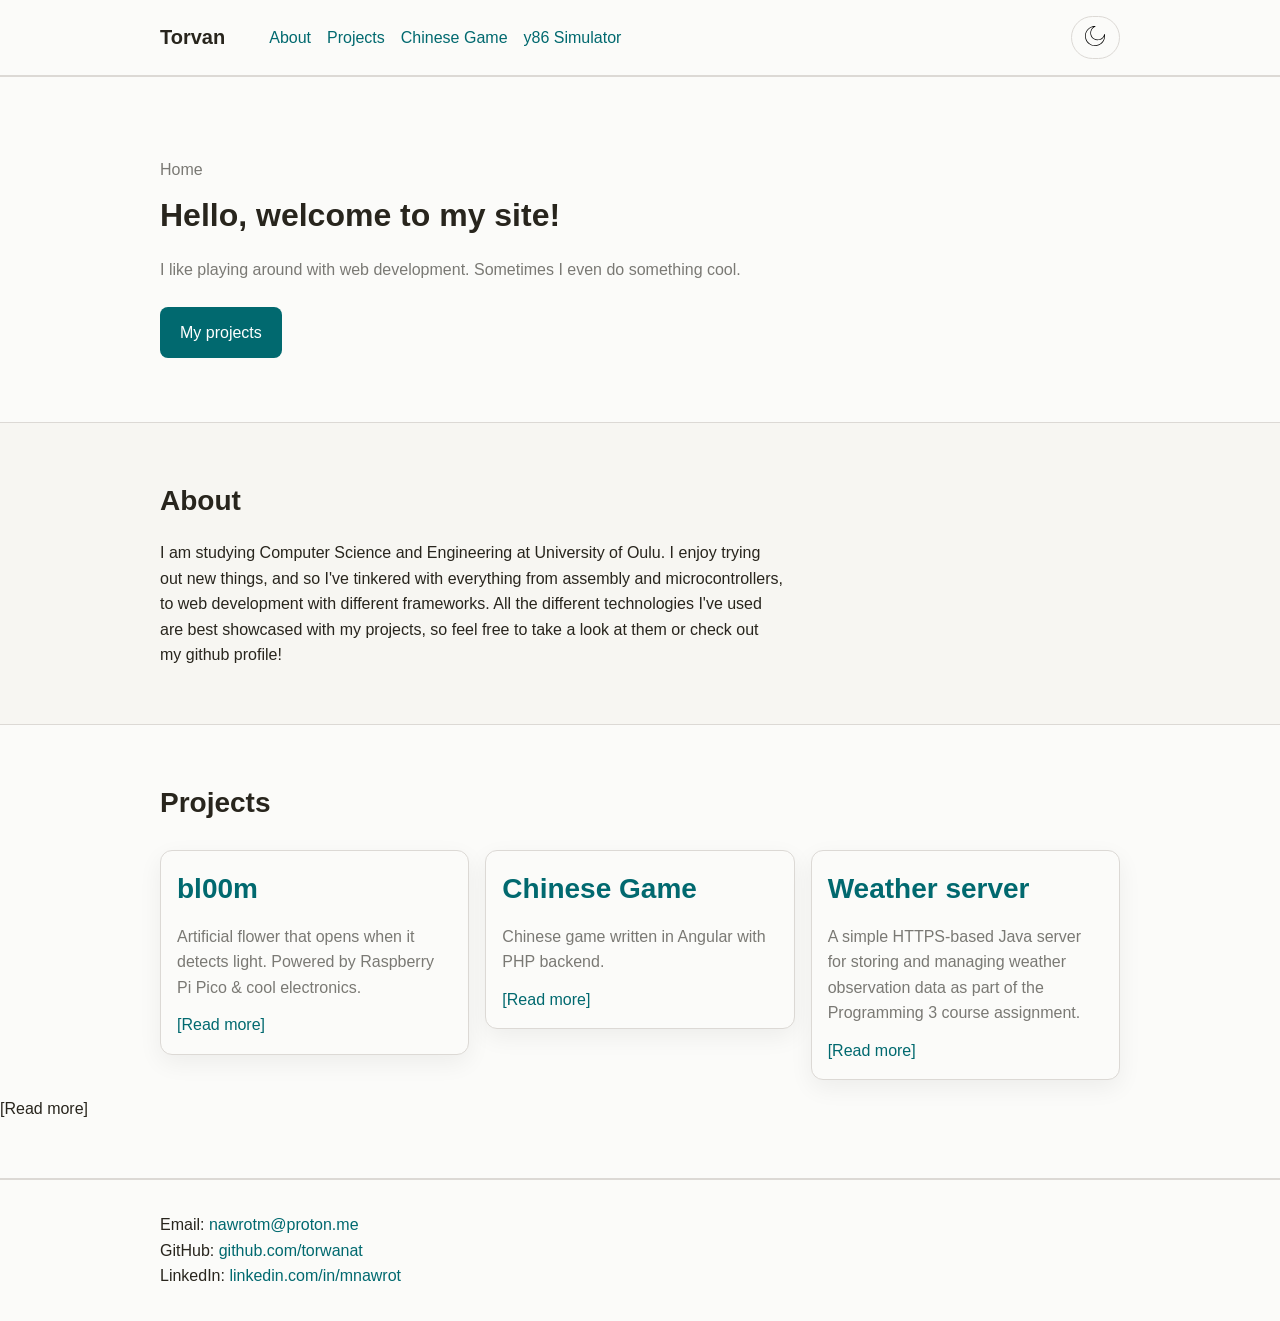
<file: index.html>
<!DOCTYPE html>
<html lang="en">

<head>
    <script>
        (function () {
            try {
                const savedTheme = localStorage.getItem('theme');
                const systemDark = window.matchMedia('(prefers-color-scheme: dark)').matches;
                const theme = savedTheme || (systemDark ? 'dark' : 'light');
                document.documentElement.setAttribute('data-theme', theme);
            } catch (e) {
                // if localStorage isn't available, just fall back to system preference
            }
        })();
    </script>
    <meta charset="UTF-8" />
    <meta name="viewport" content="width=device-width, initial-scale=1.0" />
    <link rel="icon" href="/assets/icon.svg" type="image/x-icon" />
    <title>Torvan | Home</title>
    <link rel="stylesheet" href="style/main.css" />
    <script src="scripts/script.js" defer></script>
</head>

<body>
    <header class="site-header">
        <div class="container">
            <nav class="nav">
                <div class="nav-left">
                    <h1 class="logo">
                       <a href="/" class="plain-link"> Torvan </a>
                    </h1>
                    <ul class="nav-links">
                        <li><a href="/">About</a></li>
                        <li><a href="/projects/">Projects</a></li>
                        <li><a href="https://chinese.torvan.eu" target="_blank" rel="noopener noreferrer">Chinese
                                Game</a></li>
                        <li><a href="https://y86.torvan.eu" target="_blank" rel="noopener noreferrer">y86 Simulator</a>
                        </li>
                    </ul>
                </div>

                <div class="nav-actions">
                    <button id="theme-toggle" class="theme-toggle" aria-label="Toggle color theme">
                        <img src="/assets/dark-mode.svg" alt="Dark mode" id="theme-icon" width="20px" height="20px" />
                    </button>
                </div>
            </nav>
        </div>
    </header>

    <main>
        <section class="hero alt">
            <div class="container">
                <p class="eyebrow">Home</p>
                <h2>Hello, welcome to my site!</h2>
                <p class="hero-text">
                    I like playing around with web development. Sometimes I even do something cool.
                </p>
                <a class="button" href="./projects/">My projects</a>
            </div>
        </section>

        <section id="about" class="section">
            <div class="container">
                <h2>About</h2>
                <p>
                    I am studying Computer Science and Engineering at University of Oulu. I enjoy trying out new things,
                    and so I've tinkered with everything from assembly and microcontrollers, to web development with
                    different frameworks. All the different technologies I've used are best showcased with my projects,
                    so feel free to take a look at them or check out my github profile!
                </p>
            </div>
        </section>

        <section id="projects" class="section alt">
            <div class="container">
                <h2>Projects</h2>

                <div class="projects-grid">
                    <article class="card">
                        <a href="./projects/bl00m/">
                            <h3>bl00m</h3>
                        </a>
                        <p>Artificial flower that opens when it detects light. Powered by Raspberry Pi Pico & cool
                            electronics.</p>
                        <a href="./projects/bl00m/">
                            [Read more]
                        </a>
                    </article>

                    <article class="card">
                        <a href="./projects/chinese/">
                            <h3>Chinese Game</h3>
                        </a>
                        <p>Chinese game written in Angular with PHP backend.</p>
                        <a href="./projects/chinese/">
                            [Read more]
                        </a>
                    </article>

                    <article class="card">
                        <a href="./projects/weather-server/">
                            <h3>Weather server</h3>
                        </a>
                        <p>A simple HTTPS-based Java server for storing and managing weather observation data as part of the Programming 3 course assignment.</p>
                        <a href="./projects/weather-server/">
                            [Read more]
                        </a>
                    </article>
                </div>
            </div>
                            [Read more]
                        </a>
                    </article>
                </div>
            </div>
        </section>

        <footer class="site-footer">
            <div class="container">
                <p>Email: <a href="mailto:nawrotm@proton.me">nawrotm@proton.me</a></p>
                <p>
                    GitHub: <a href="https://github.com/torwanat" target="_blank" rel="noopener noreferrer">
                        github.com/torwanat
                    </a>
                </p>
                <p>
                    LinkedIn: <a href="https://linkedin.com/in/mnawrot" target="_blank" rel="noopener noreferrer">
                        linkedin.com/in/mnawrot
                    </a>
                </p>
            </div>
        </footer>
</body>

</html>
</file>
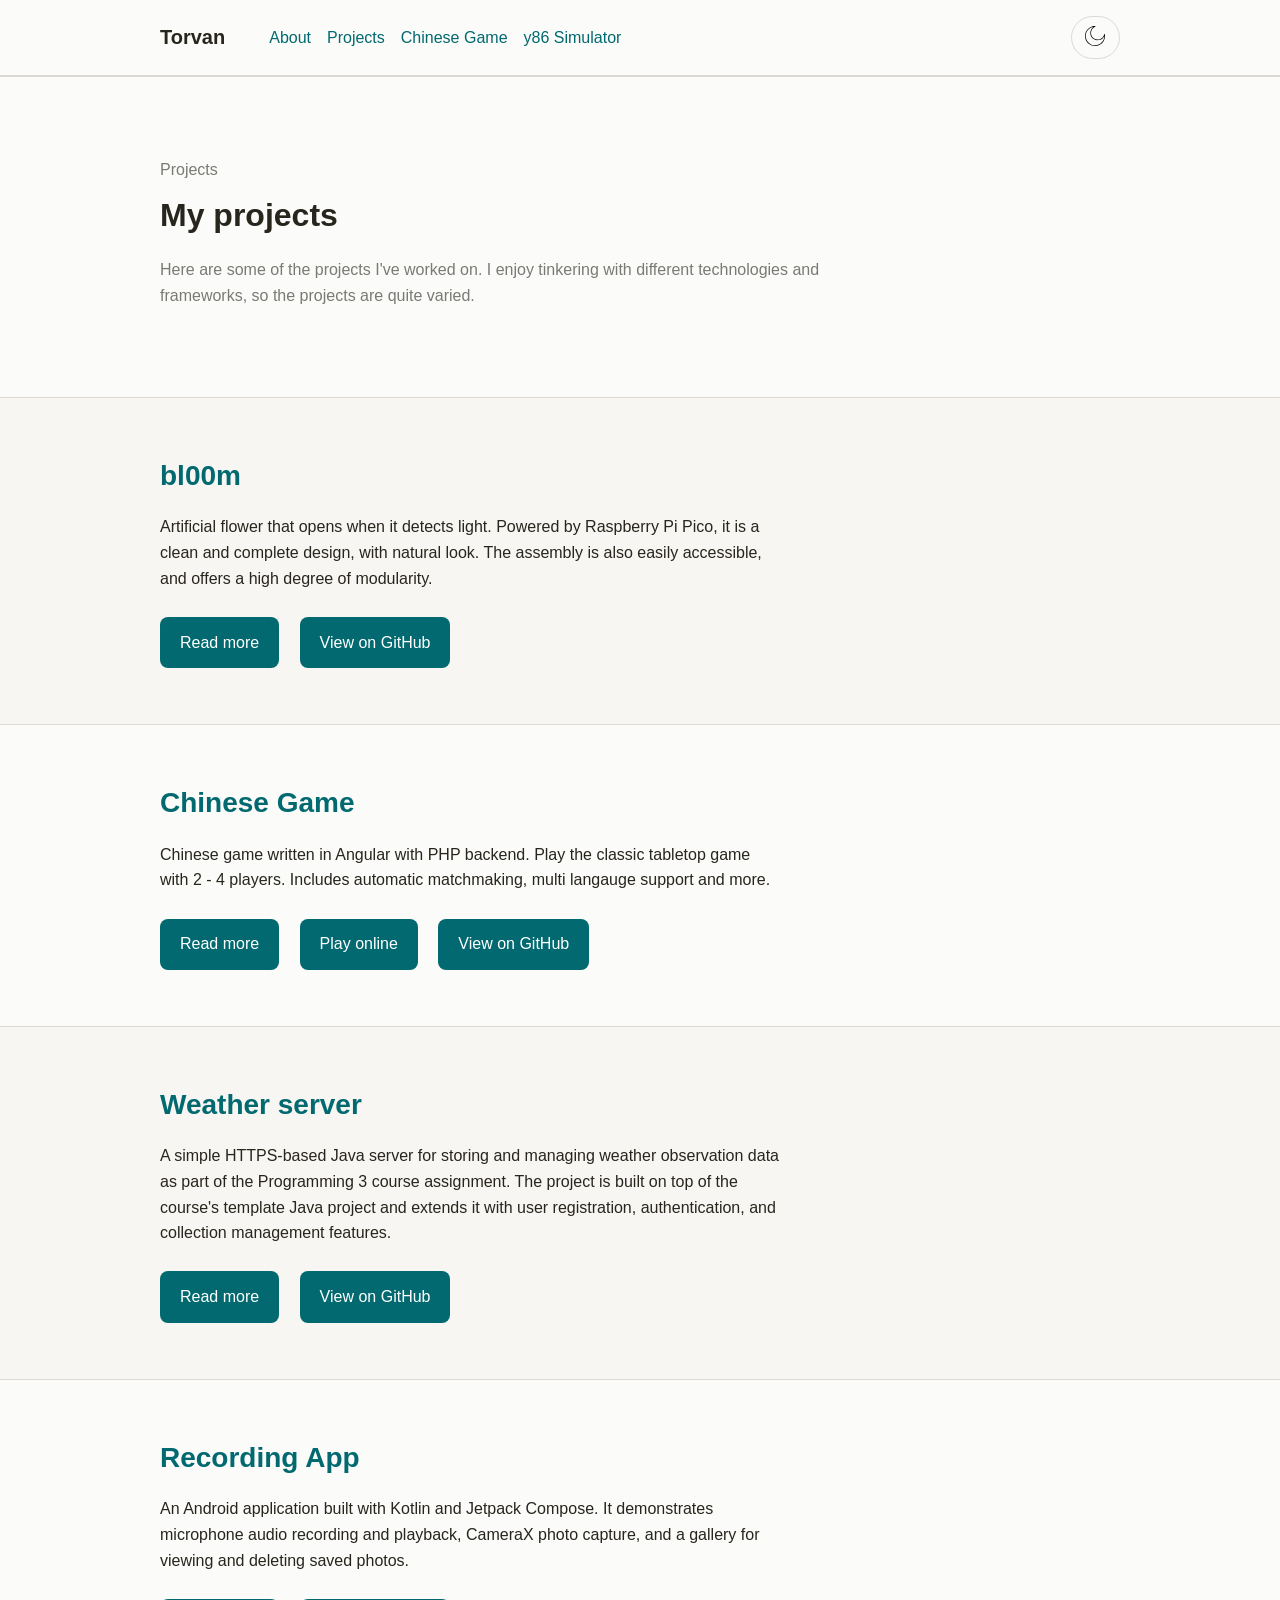
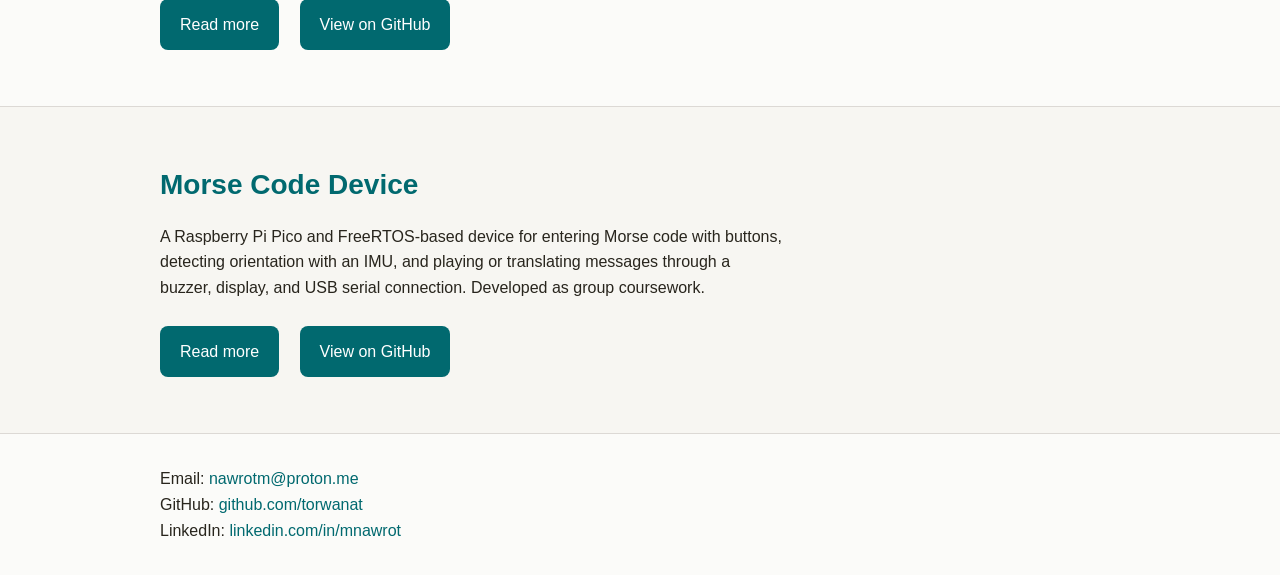
<file: projects/index.html>
<!DOCTYPE html>
<html lang="en">

<head>
    <script>
        (function () {
            try {
                const savedTheme = localStorage.getItem('theme');
                const systemDark = window.matchMedia('(prefers-color-scheme: dark)').matches;
                const theme = savedTheme || (systemDark ? 'dark' : 'light');
                document.documentElement.setAttribute('data-theme', theme);
            } catch (e) {
                // if localStorage isn't available, just fall back to system preference
            }
        })();
    </script>
    <meta charset="UTF-8">
    <meta name="viewport" content="width=device-width, initial-scale=1.0">
    <link rel="icon" href="/assets/icon.svg" type="image/x-icon" />
    <title>Torvan | Projects</title>
    <link rel="stylesheet" href="../style/main.css" />
    <script src="../scripts/script.js" defer></script>
</head>

<body>
    <header class="site-header">
        <div class="container">
            <nav class="nav">
                <div class="nav-left">
                    <h1 class="logo">
                       <a href="/" class="plain-link"> Torvan </a>
                    </h1>
                    <ul class="nav-links">
                        <li><a href="/">About</a></li>
                        <li><a href="/projects/">Projects</a></li>
                        <li><a href="https://chinese.torvan.eu" target="_blank" rel="noopener noreferrer">Chinese
                                Game</a></li>
                        <li><a href="https://y86.torvan.eu" target="_blank" rel="noopener noreferrer">y86 Simulator</a>
                        </li>
                    </ul>
                </div>

                <div class="nav-actions">
                    <button id="theme-toggle" class="theme-toggle" aria-label="Toggle color theme">
                        <img src="/assets/dark-mode.svg" alt="Dark mode" id="theme-icon" width="20px" height="20px" />
                    </button>
                </div>
            </nav>
        </div>
    </header>

    <main>
        <section class="hero alt">
            <div class="container">
                <p class="eyebrow">Projects</p>
                <h2>My projects</h2>
                <p class="hero-text">
                    Here are some of the projects I've worked on. I enjoy tinkering with different technologies and
                    frameworks, so the projects are quite varied.
                </p>
            </div>
        </section>

        <section id="bl00m" class="section">
            <div class="container">
                <h2><a href="/projects/bl00m/">bl00m</a></h2>
                <p>
                    Artificial flower that opens when it detects light. Powered by Raspberry Pi Pico, it is a clean and
                    complete design, with natural look. The assembly is also easily accessible, and offers a high degree
                    of modularity.
                </p>
                <br>
                <a href="/projects/bl00m/" class="button">Read more</a>
                <a href="https://github.com/torwanat/bl00m" target="_blank" rel="noopener noreferrer"
                    class="button">View on GitHub</a>
            </div>
        </section>
        <section id="chinese-game" class="section alt">
            <div class="container">
                <h2><a href="/projects/chinese/">Chinese Game</a></h2>
                <p>
                    Chinese game written in Angular with PHP backend. Play the classic tabletop game with 2 - 4
                    players. Includes automatic matchmaking, multi langauge support and more.
                </p>
                <br>
                <a href="/projects/chinese/" class="button">Read more</a>
                <a href="https://chinese.torvan.eu" target="_blank" rel="noopener noreferrer" class="button">Play
                    online</a>
                <a href="https://github.com/torwanat/chinese-game" target="_blank" rel="noopener noreferrer"
                    class="button">View on GitHub</a>
            </div>
        </section>
        <section id="weather-server" class="section">
            <div class="container">
                <h2><a href="/projects/weather-server/">Weather server</a></h2>
                <p>
                    A simple HTTPS-based Java server for storing and managing weather observation data as part of the
                    Programming 3 course assignment. The project is built on top of the course's template Java project
                    and extends it with user registration, authentication, and collection management features.
                </p>
                <br>
                <a href="/projects/weather-server/" class="button">Read more</a>
                <a href="https://github.com/torwanat/weather-server" target="_blank" rel="noopener noreferrer"
                    class="button">View on GitHub</a>
            </div>
        </section>
        <section id="recording-app" class="section alt">
            <div class="container">
                <h2><a href="/projects/recording-app/">Recording App</a></h2>
                <p>
                    An Android application built with Kotlin and Jetpack Compose. It demonstrates microphone audio
                    recording and playback, CameraX photo capture, and a gallery for viewing and deleting saved photos.
                </p>
                <br>
                <a href="/projects/recording-app/" class="button">Read more</a>
                <a href="https://github.com/torwanat/recording-app" target="_blank" rel="noopener noreferrer"
                    class="button">View on GitHub</a>
            </div>
        </section>
        <section id="morse-code-device" class="section">
            <div class="container">
                <h2><a href="/projects/morse-code-device/">Morse Code Device</a></h2>
                <p>
                    A Raspberry Pi Pico and FreeRTOS-based device for entering Morse code with buttons, detecting
                    orientation with an IMU, and playing or translating messages through a buzzer, display, and USB
                    serial connection. Developed as group coursework.
                </p>
                <br>
                <a href="/projects/morse-code-device/" class="button">Read more</a>
                <a href="https://github.com/MatStar15/computer-systems-project" target="_blank"
                    rel="noopener noreferrer" class="button">View on GitHub</a>
            </div>
        </section>

        <footer class="site-footer">
            <div class="container">
                <p>Email: <a href="mailto:nawrotm@proton.me">nawrotm@proton.me</a></p>
                <p>
                    GitHub: <a href="https://github.com/torwanat" target="_blank" rel="noopener noreferrer">
                        github.com/torwanat
                    </a>
                </p>
                <p>
                    LinkedIn: <a href="https://linkedin.com/in/mnawrot" target="_blank" rel="noopener noreferrer">
                        linkedin.com/in/mnawrot
                    </a>
                </p>
            </div>
        </footer>
    </main>
</body>

</html>
</file>
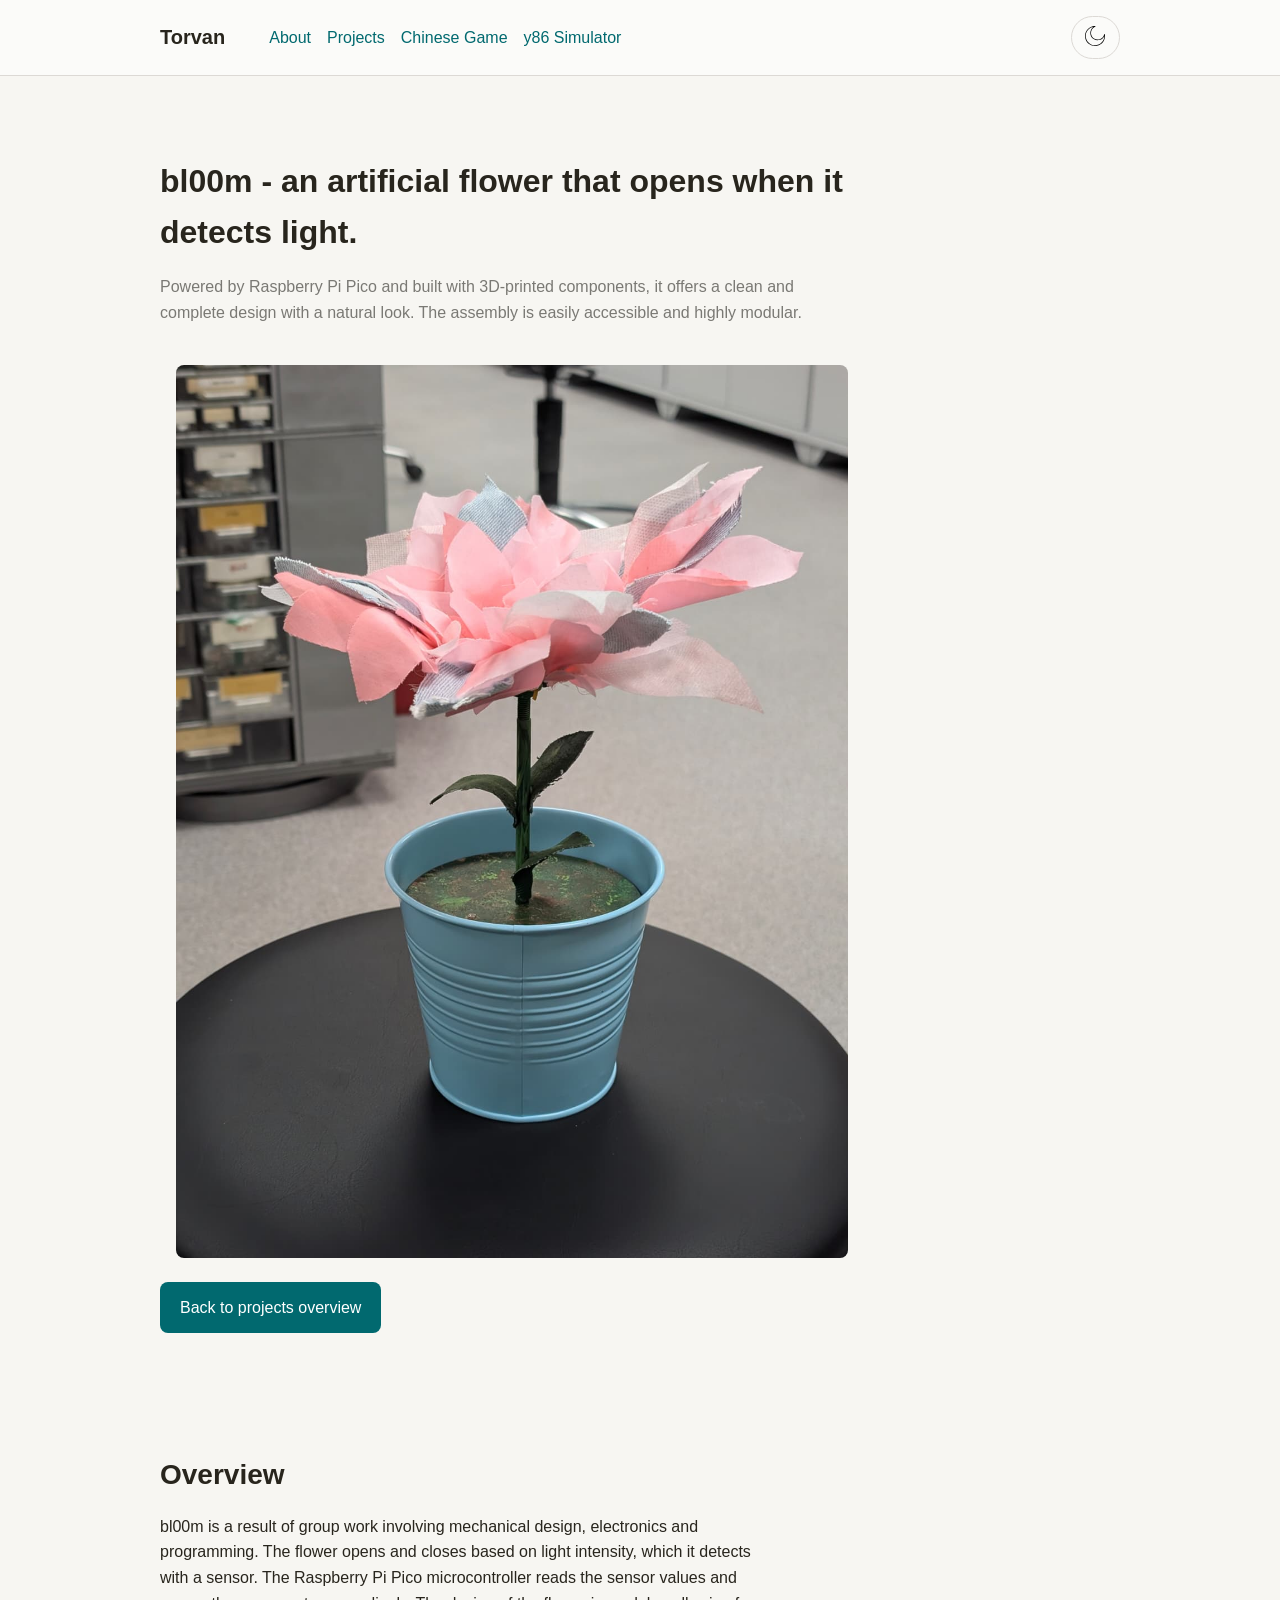
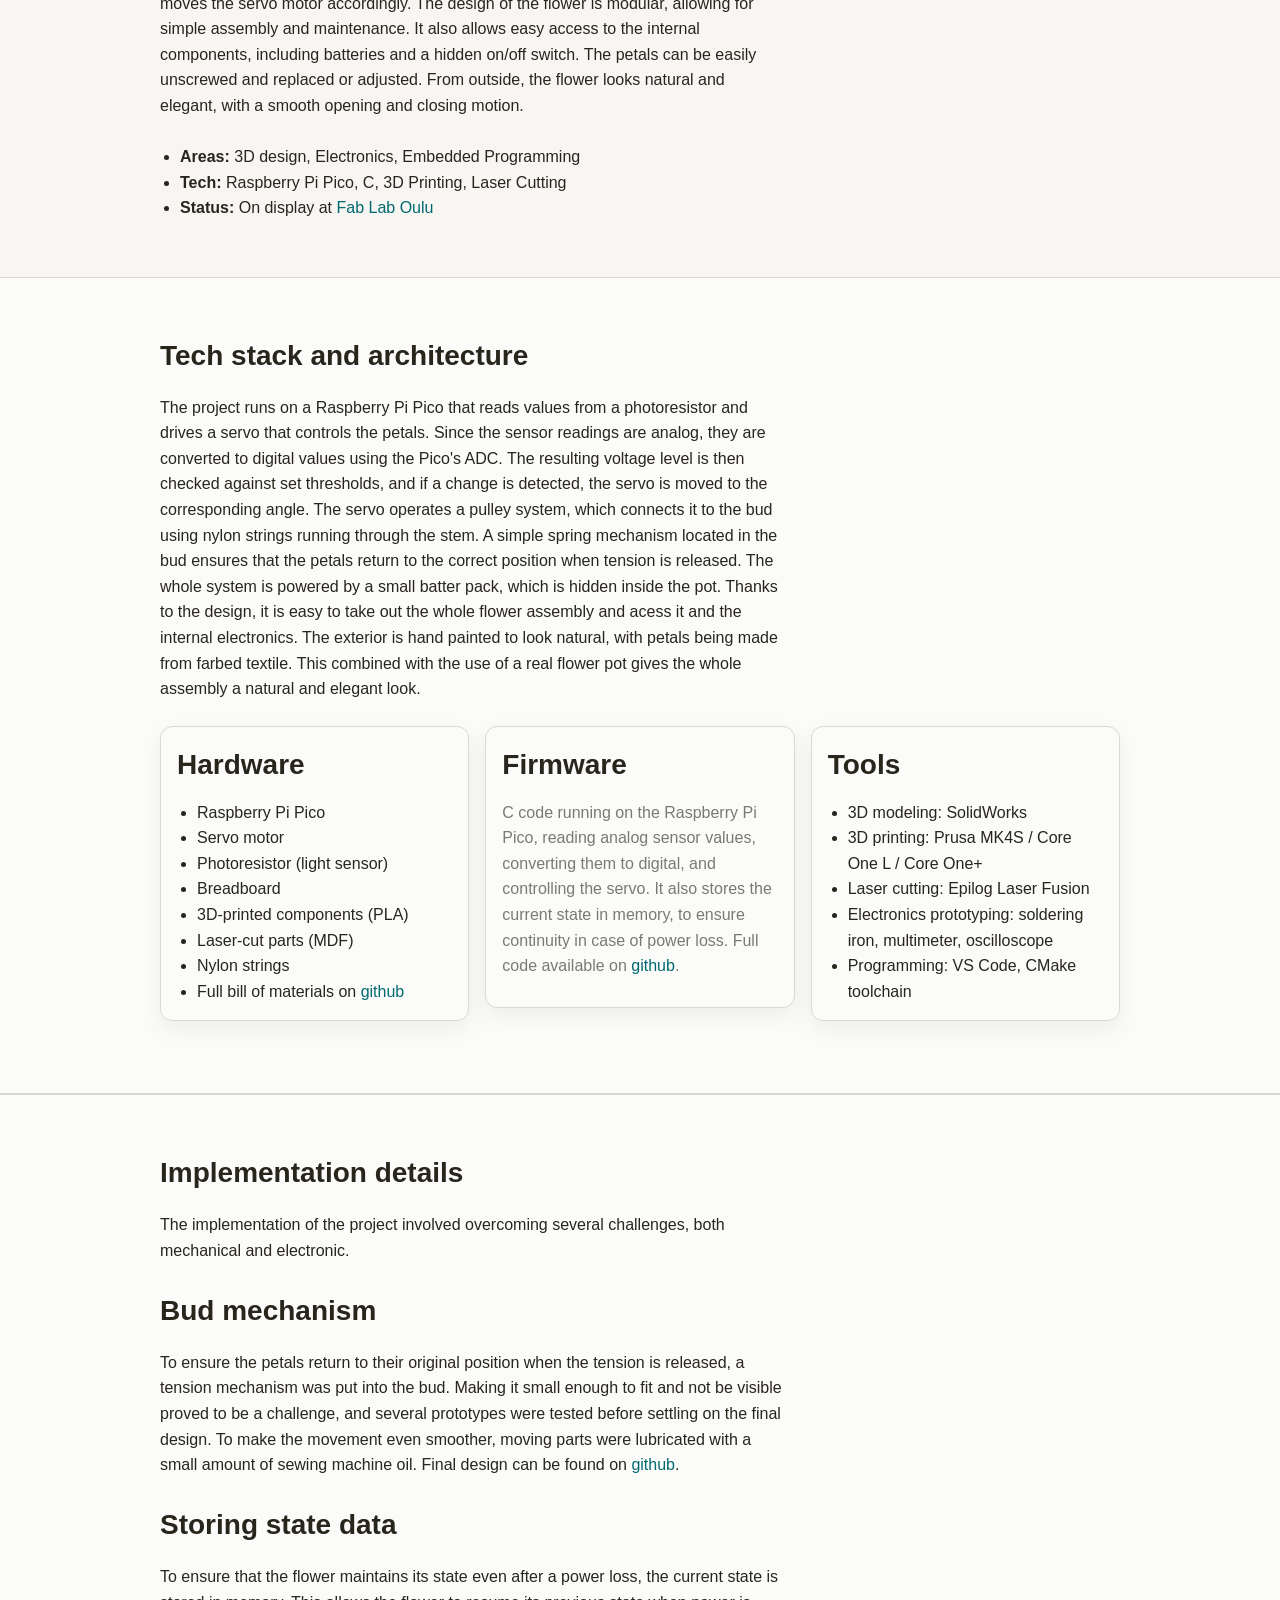
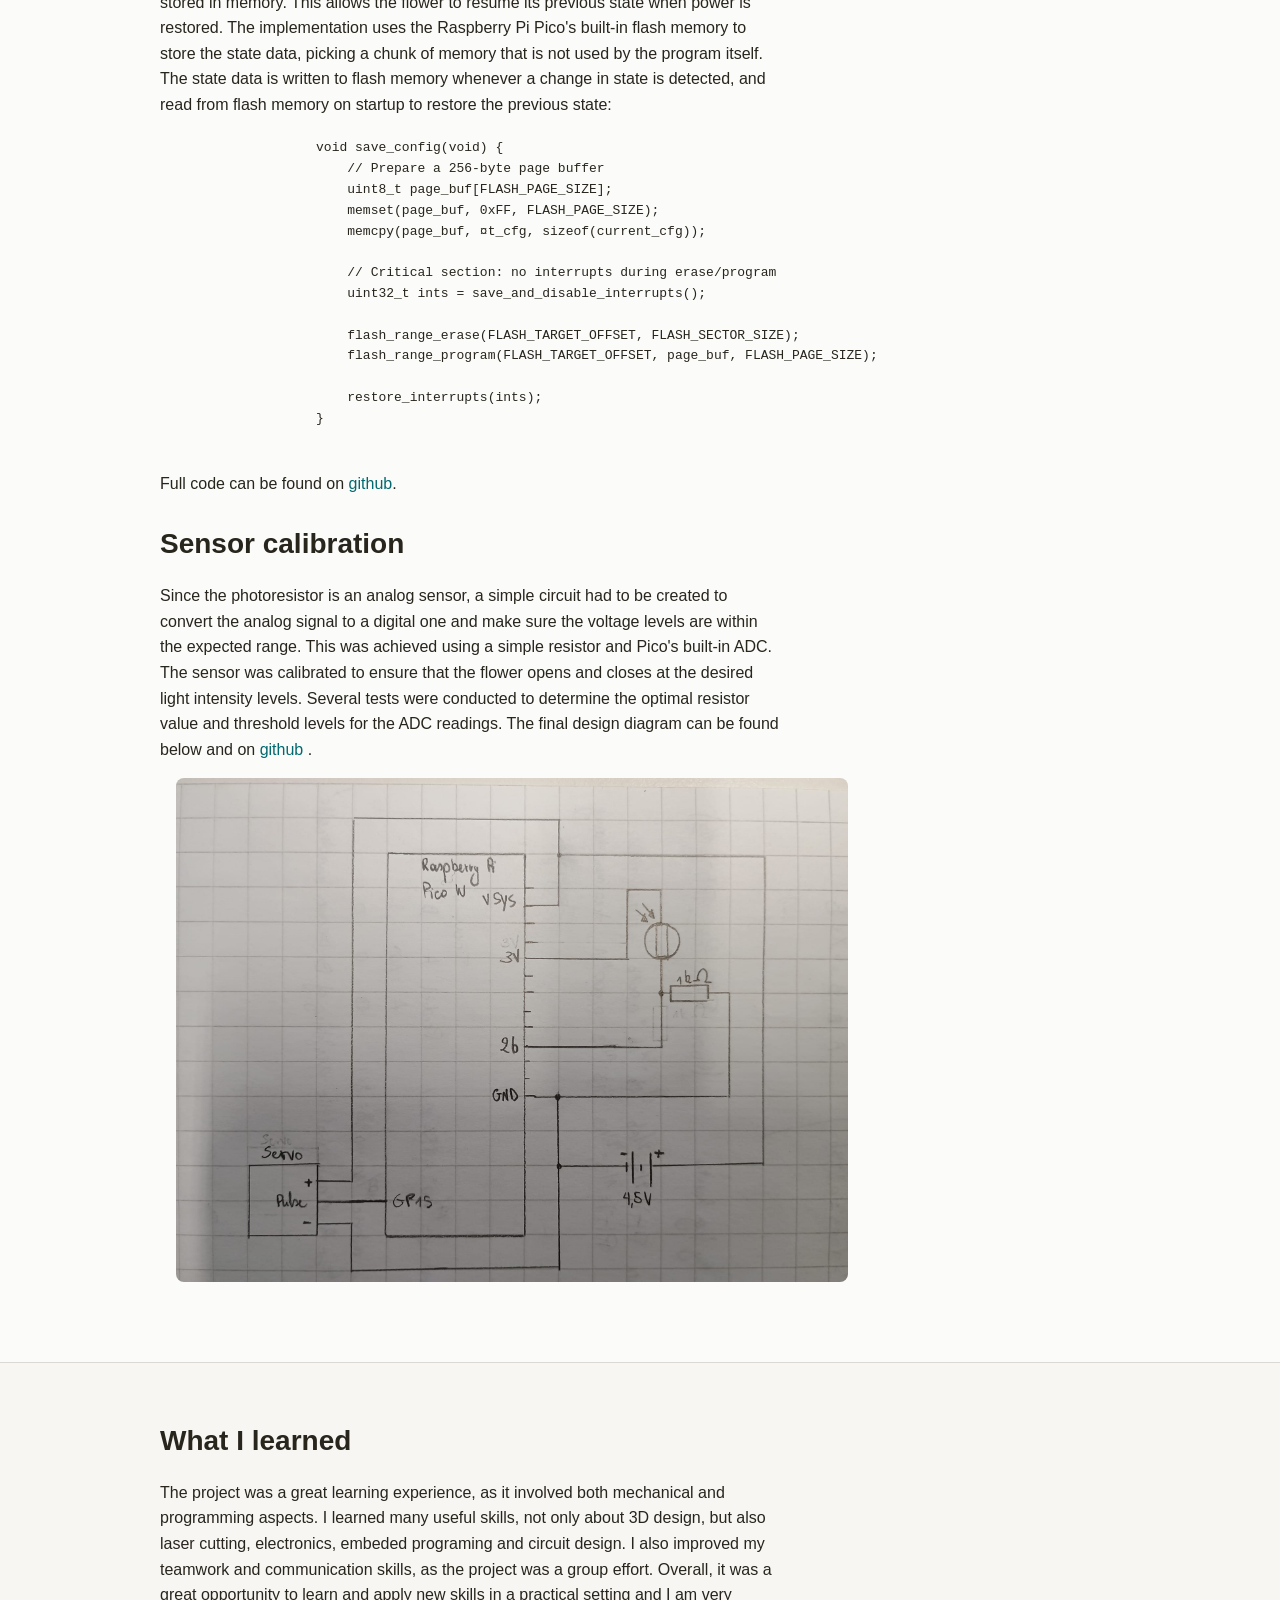
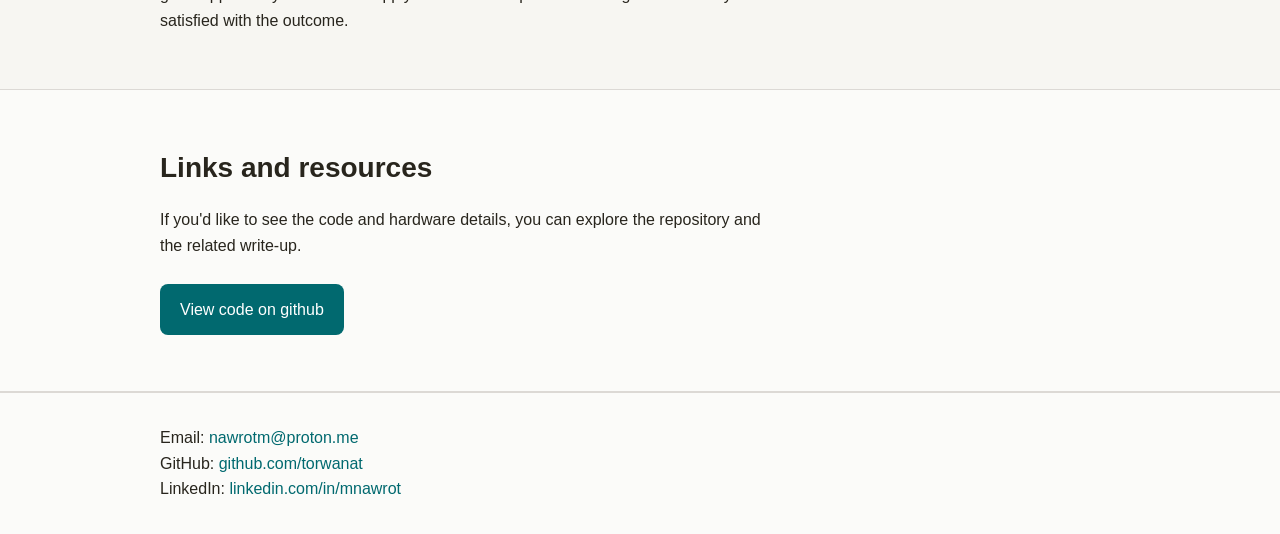
<file: projects/bl00m/index.html>
<!DOCTYPE html>
<html lang="en">

<head>
    <script>
        (function () {
            try {
                const savedTheme = localStorage.getItem('theme');
                const systemDark = window.matchMedia('(prefers-color-scheme: dark)').matches;
                const theme = savedTheme || (systemDark ? 'dark' : 'light');
                document.documentElement.setAttribute('data-theme', theme);
            } catch (e) {
                // if localStorage isn't available, just fall back to system preference
            }
        })();
    </script>
    <meta charset="UTF-8">
    <meta name="viewport" content="width=device-width, initial-scale=1.0">
    <link rel="icon" href="/assets/icon.svg" type="image/x-icon" />
    <title>Torvan | bl00m - Artifical Flower</title>
    <link rel="stylesheet" href="/style/main.css" />
    <script src="/scripts/script.js" defer></script>
</head>

<body>
    <header class="site-header">
        <div class="container">
            <nav class="nav">
                <div class="nav-left">
                    <h1 class="logo">
                       <a href="/" class="plain-link"> Torvan </a>
                    </h1>
                    <ul class="nav-links">
                        <li><a href="/">About</a></li>
                        <li><a href="/projects/">Projects</a></li>
                        <li><a href="https://chinese.torvan.eu" target="_blank" rel="noopener noreferrer">Chinese
                                Game</a></li>
                        <li><a href="https://y86.torvan.eu" target="_blank" rel="noopener noreferrer">y86 Simulator</a>
                        </li>
                    </ul>
                </div>

                <div class="nav-actions">
                    <button id="theme-toggle" class="theme-toggle" aria-label="Toggle color theme">
                        <img src="/assets/dark-mode.svg" alt="Dark mode" id="theme-icon" width="20px" height="20px" />
                    </button>
                </div>
            </nav>
        </div>
    </header>

    <main>
        <section class="hero">
            <div class="container">
                <h2>bl00m - an artificial flower that opens when it detects light.</h2>
                <p class="hero-text">
                    Powered by Raspberry Pi Pico and built with 3D-printed components, it offers a clean and complete
                    design with a natural look. The assembly is easily accessible and highly modular.
                </p>
                <div>
                    <img src="/assets/bl00m.jpg" alt="bl00m flower" class="project-hero-image" />
                </div>
                <a href="/projects/" class="button">Back to projects overview</a>
            </div>
        </section>

        <section class="section">
            <div class="container">
                <h2>Overview</h2>
                <p>
                    bl00m is a result of group work involving mechanical design, electronics and programming. The flower
                    opens and closes based on light intensity, which it detects with a sensor. The Raspberry Pi Pico
                    microcontroller reads the sensor values and moves the servo motor accordingly. The design of the
                    flower is modular, allowing for simple assembly and maintenance. It also allows easy access to the
                    internal components, including batteries and a hidden on/off switch. The petals can be easily
                    unscrewed and replaced or adjusted. From outside, the flower looks natural and elegant, with a
                    smooth opening and closing motion.
                </p>
                <br>
                <ul>
                    <li><strong>Areas:</strong> 3D design, Electronics, Embedded Programming</li>
                    <li><strong>Tech:</strong> Raspberry Pi Pico, C, 3D Printing, Laser Cutting</li>
                    <li><strong>Status:</strong> On display at <a href="https://www.oulu.fi/en/university/fab-lab-oulu"
                            target="_blank" rel="noopener noreferrer">Fab Lab Oulu</a> </li>
                </ul>
            </div>
        </section>

        <section class="section alt">
            <div class="container">
                <h2>Tech stack and architecture</h2>
                <p>
                    The project runs on a Raspberry Pi Pico that reads values from a photoresistor and drives a servo
                    that controls the petals. Since the sensor readings are analog, they are converted to digital values
                    using the Pico's ADC. The resulting voltage level is then checked against set thresholds, and if a
                    change is detected, the servo is moved to the corresponding angle. The servo operates a pulley
                    system, which connects it to the bud using nylon strings running through the stem. A simple spring
                    mechanism located in the bud ensures that the petals return to the correct position when tension is
                    released. The whole system is powered by a small batter pack, which is hidden inside the pot. Thanks
                    to the design, it is easy to take out the whole flower assembly and acess it and the internal
                    electronics. The exterior is hand painted to look natural, with petals being made from farbed
                    textile. This combined with the use of a real flower pot gives the whole assembly a natural and
                    elegant look.
                </p>

                <div class="projects-grid">
                    <div class="card">
                        <h3>Hardware</h3>
                        <ul>
                            <li>Raspberry Pi Pico</li>
                            <li>Servo motor</li>
                            <li>Photoresistor (light sensor)</li>
                            <li>Breadboard</li>
                            <li>3D-printed components (PLA)</li>
                            <li>Laser-cut parts (MDF)</li>
                            <li>Nylon strings</li>
                            <li>Full bill of materials on <a href="https://github.com/torwanat/bl00m" target="_blank"
                                    rel="noopener noreferrer">github</a></li>
                        </ul>
                    </div>
                    <div class="card">
                        <h3>Firmware</h3>
                        <p>
                            C code running on the Raspberry Pi Pico, reading analog sensor values, converting them to
                            digital, and controlling the servo. It also stores the current state in memory, to ensure
                            continuity in case of power loss. Full code available on <a
                                href="https://github.com/torwanat/bl00m" target="_blank"
                                rel="noopener noreferrer">github</a>.
                        </p>
                    </div>
                    <div class=" card">
                        <h3>Tools</h3>
                        <ul>
                            <li>3D modeling: SolidWorks</li>
                            <li>3D printing: Prusa MK4S / Core One L / Core One+</li>
                            <li>Laser cutting: Epilog Laser Fusion</li>
                            <li>Electronics prototyping: soldering iron, multimeter, oscilloscope</li>
                            <li>Programming: VS Code, CMake toolchain</li>
                        </ul>
                    </div>
                </div>
            </div>
        </section>

        <section class="section alt">
            <div class="container">
                <h2>Implementation details</h2>
                <p>
                    The implementation of the project involved overcoming several challenges, both mechanical and
                    electronic.
                </p>

                <br>
                <div>
                    <h3>Bud mechanism</h3>
                    <p>
                        To ensure the petals return to their original position when the tension is released, a tension
                        mechanism was put into the bud. Making it small enough to fit and not be visible proved to be a
                        challenge, and several prototypes were tested before settling on the final design. To make the
                        movement even smoother, moving parts were lubricated with a small amount of sewing machine oil.
                        Final design can be found on <a
                            href="https://github.com/torwanat/bl00m/blob/f48769b21525f4fb4e752ef2ff44142b1da702f7/CAD/Bud.stl"
                            target="_blank" rel="noopener noreferrer">github</a>.
                    </p>
                </div>
                <br>
                <div>
                    <h3>Storing state data</h3>
                    <p>
                        To ensure that the flower maintains its state even after a power loss, the current state is
                        stored in memory. This allows the flower to resume its previous state when power is restored.
                        The implementation uses the Raspberry Pi Pico's built-in flash memory to store the state data,
                        picking a chunk of memory that is not used by the program itself. The state data is written to
                        flash memory whenever a change in state is detected, and read from flash memory on startup to
                        restore the previous state:
                    </p>
                    <pre>
                        <code>
                    void save_config(void) {
                        // Prepare a 256-byte page buffer
                        uint8_t page_buf[FLASH_PAGE_SIZE];
                        memset(page_buf, 0xFF, FLASH_PAGE_SIZE);
                        memcpy(page_buf, &current_cfg, sizeof(current_cfg));

                        // Critical section: no interrupts during erase/program
                        uint32_t ints = save_and_disable_interrupts();

                        flash_range_erase(FLASH_TARGET_OFFSET, FLASH_SECTOR_SIZE);
                        flash_range_program(FLASH_TARGET_OFFSET, page_buf, FLASH_PAGE_SIZE);

                        restore_interrupts(ints);
                    }
                        </code>
                    </pre>
                    <p>Full code can be found on<a
                            href="https://github.com/torwanat/bl00m/blob/f48769b21525f4fb4e752ef2ff44142b1da702f7/bl00m-pico/bl00m-pico.c"
                            target="_blank" rel="noopener noreferrer"> github</a>.</p>
                </div>

                <br>

                <div>
                    <h3>Sensor calibration</h3>
                    <p>
                        Since the photoresistor is an analog sensor, a simple circuit had to be created to convert the
                        analog signal to a digital one and make sure the voltage levels are within the expected range.
                        This was achieved using a simple resistor and Pico's built-in ADC. The sensor was calibrated to
                        ensure that the flower opens and closes at the desired light intensity levels. Several tests
                        were conducted to determine the optimal resistor value and threshold levels for the ADC
                        readings. The final design diagram can be found below and on <a
                            href="https://github.com/torwanat/bl00m" target="_blank" rel="noopener noreferrer"> github
                        </a>.
                    </p>
                    <img src="/assets/bl00m_circuit.jpg" alt="bl00m circuit diagram" class="project-hero-image" />
                </div>
            </div>
        </section>

        <section class="section">
            <div class="container">
                <h2>What I learned</h2>
                <p>
                    The project was a great learning experience, as it involved both mechanical and programming aspects.
                    I learned many useful skills, not only about 3D design, but also laser cutting, electronics, embeded
                    programing and circuit design. I also improved my teamwork and communication skills, as the project
                    was a group effort. Overall, it was a great opportunity to learn and apply new skills in a practical
                    setting and I am very satisfied with the outcome.
                </p>
            </div>
        </section>

        <!-- Links -->
        <section class="section alt">
            <div class="container">
                <h2>Links and resources</h2>
                <p>
                    If you'd like to see the code and hardware details, you can explore the repository and the
                    related write-up.
                </p>
                <br>
                <a href="https://github.com/torwanat/bl00m" class="button" target="_blank" rel="noopener noreferrer">
                    View code on github
                </a>
            </div>
        </section>
    </main>

    <footer class="site-footer">
        <div class="container">
            <p>Email: <a href="mailto:nawrotm@proton.me">nawrotm@proton.me</a></p>
            <p>
                GitHub: <a href="https://github.com/torwanat" target="_blank" rel="noopener noreferrer">
                    github.com/torwanat
                </a>
            </p>
            <p>
                LinkedIn: <a href="https://linkedin.com/in/mnawrot" target="_blank" rel="noopener noreferrer">
                    linkedin.com/in/mnawrot
                </a>
            </p>
        </div>
    </footer>
</body>

</html>
</file>
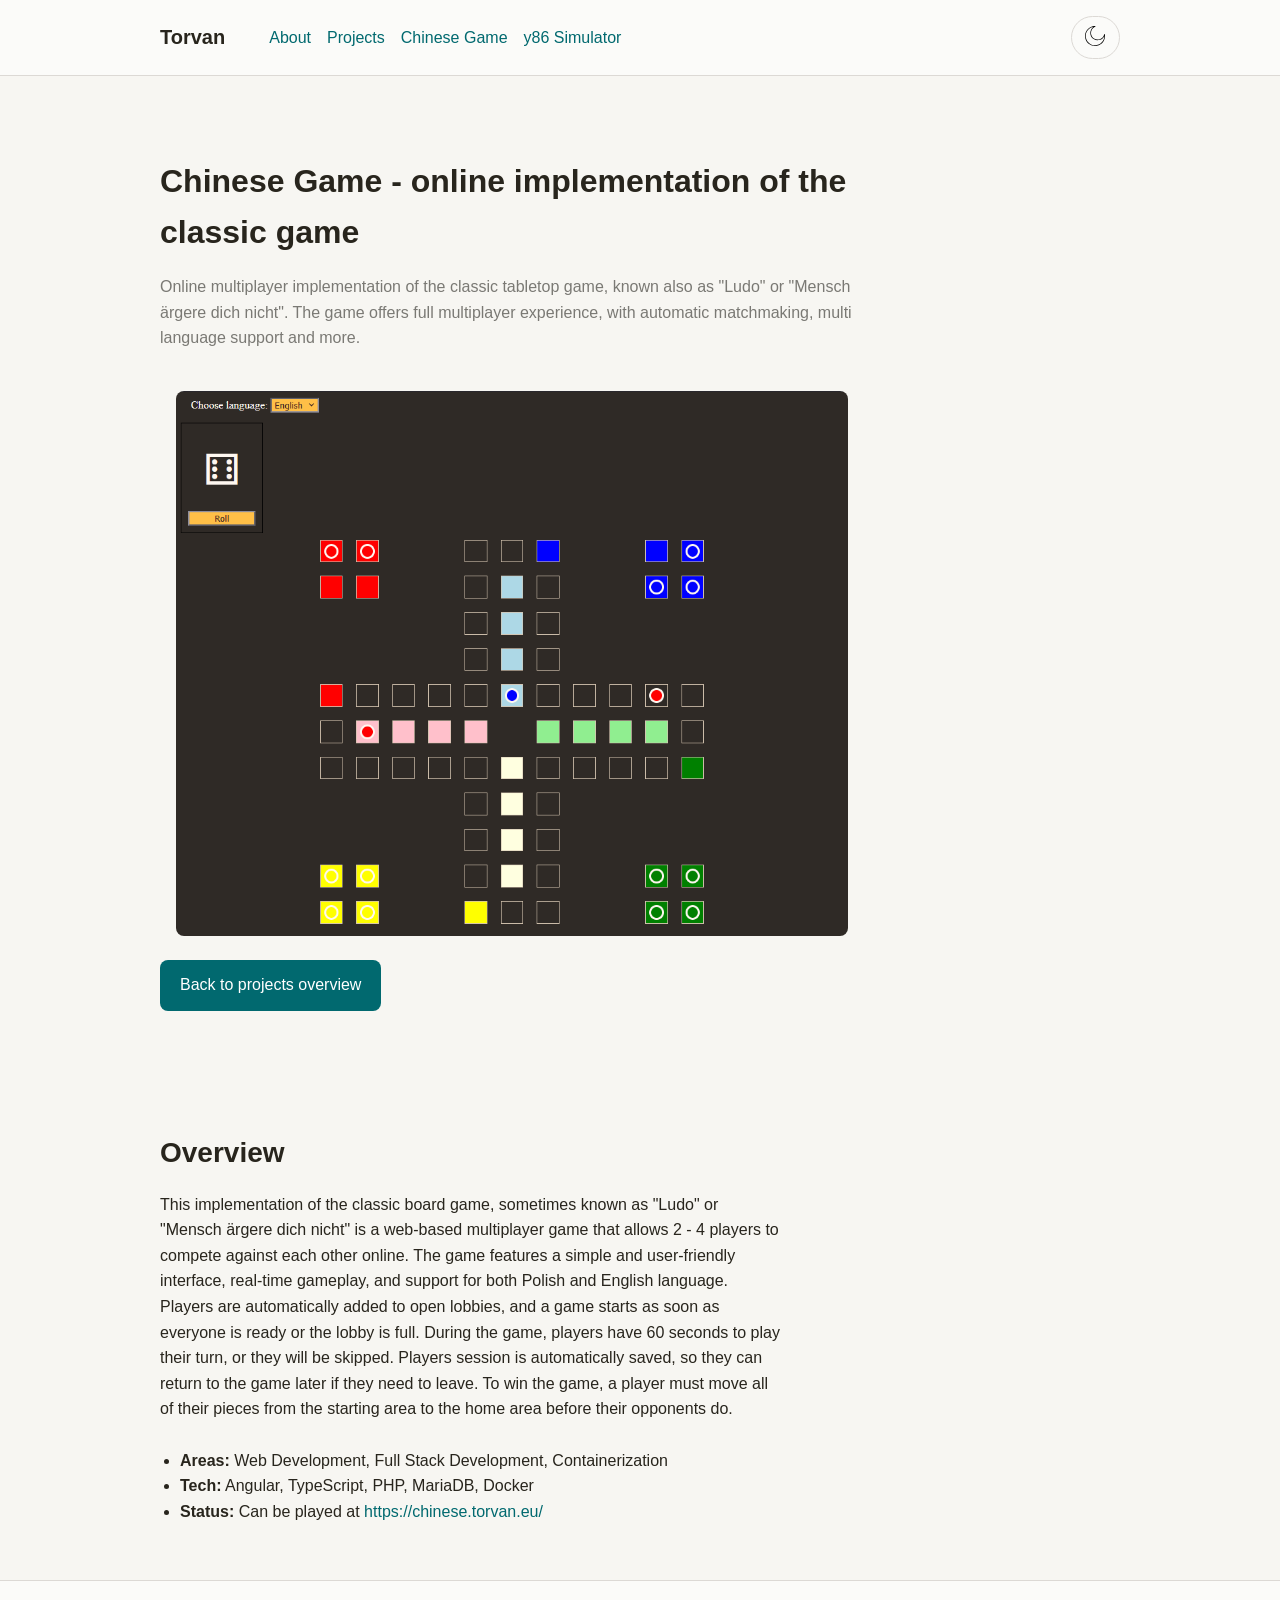
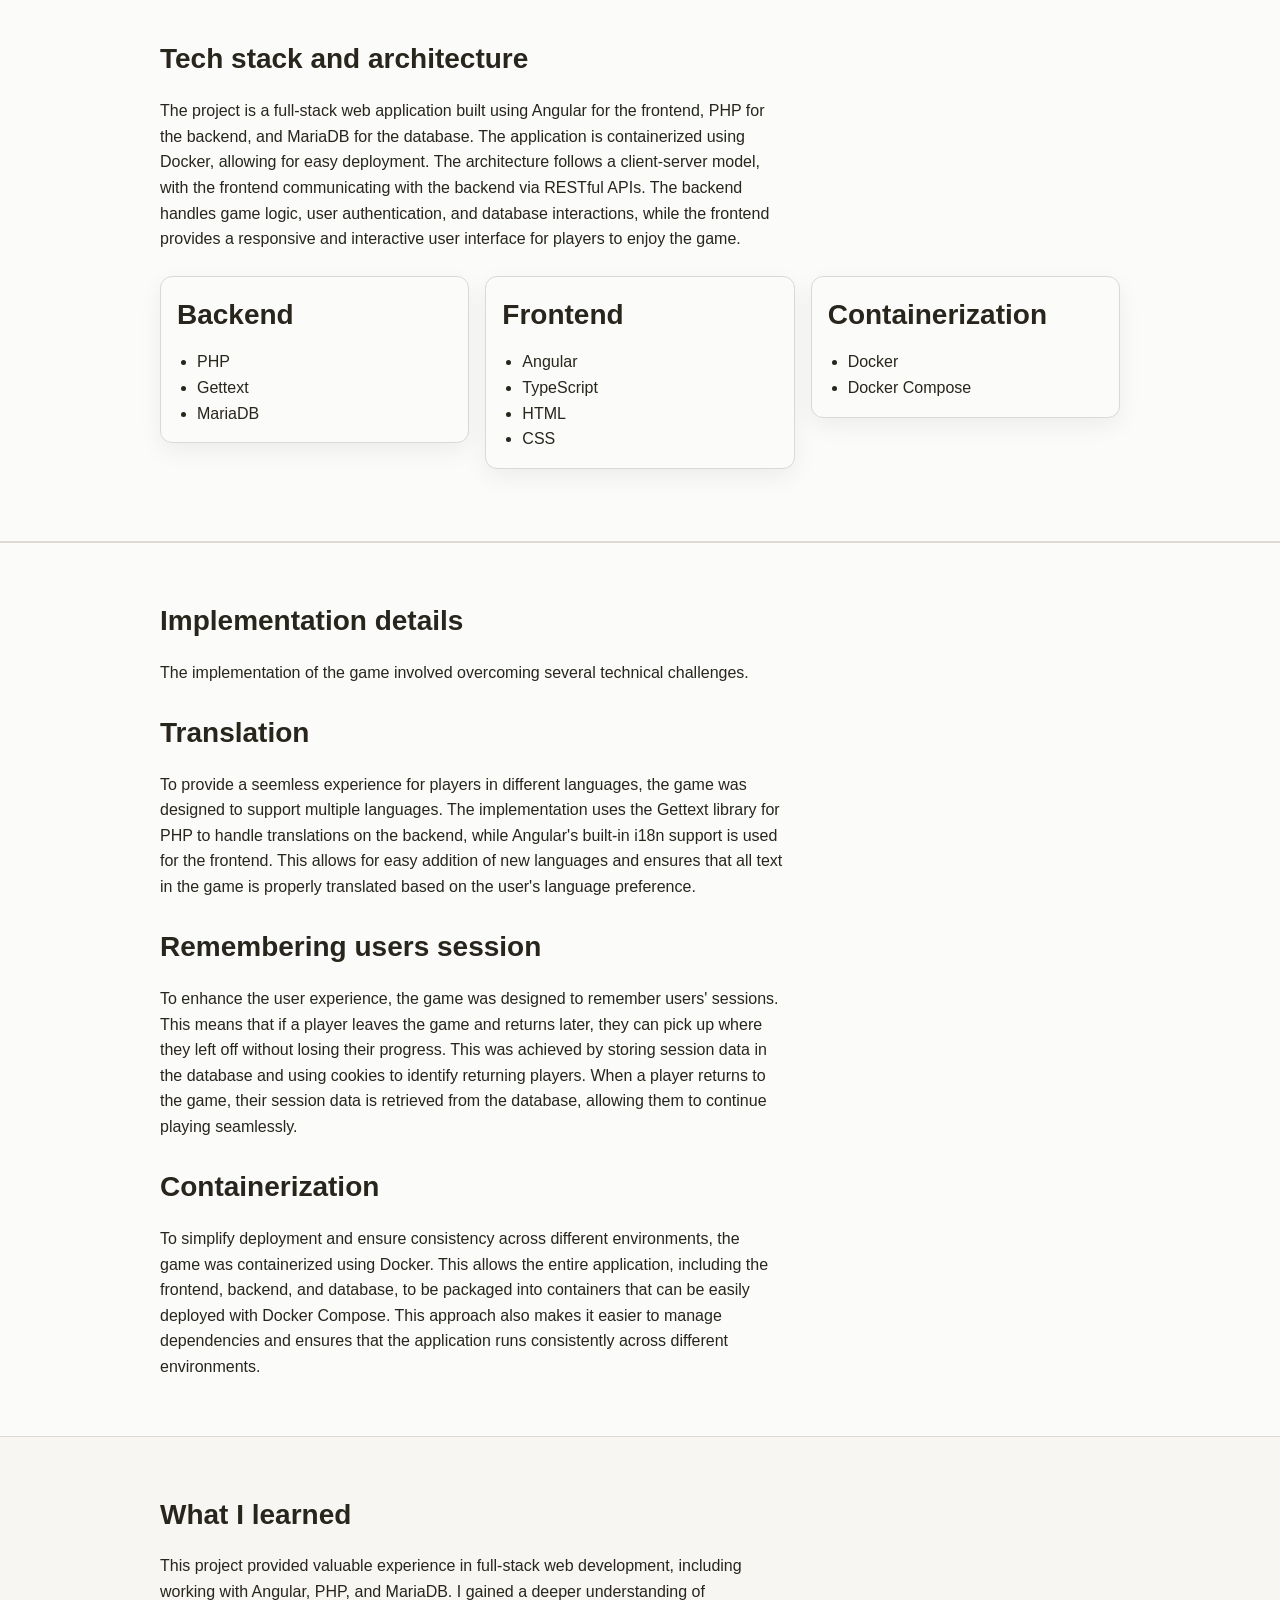
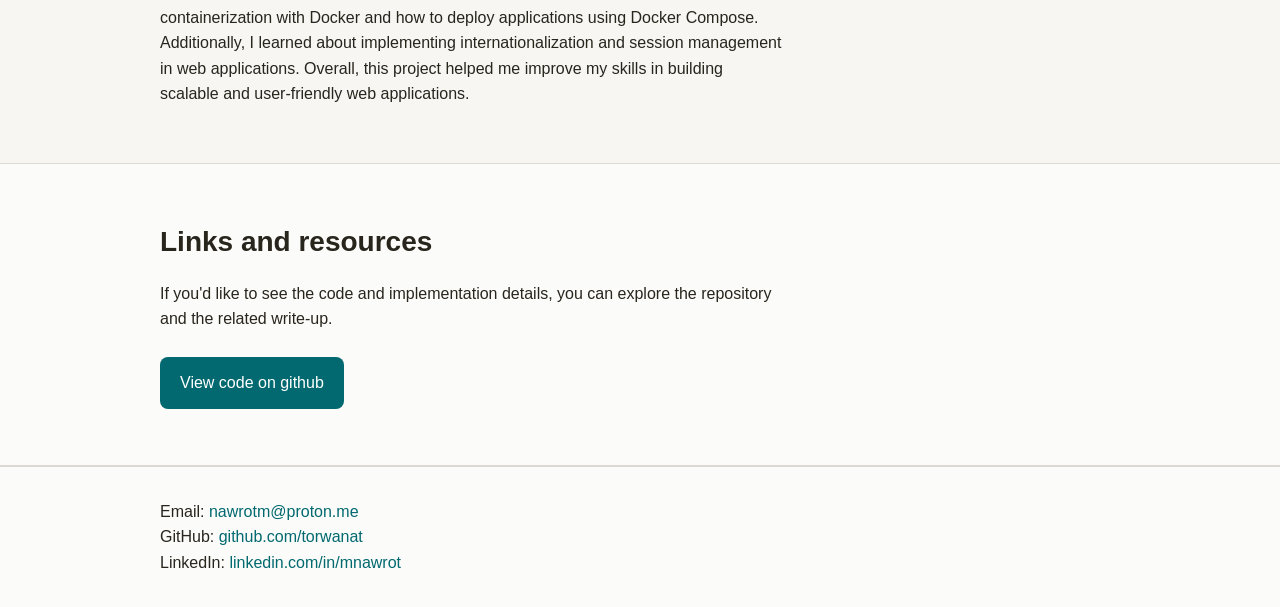
<file: projects/chinese/index.html>
<!DOCTYPE html>
<html lang="en">

<head>
    <script>
        (function () {
            try {
                const savedTheme = localStorage.getItem('theme');
                const systemDark = window.matchMedia('(prefers-color-scheme: dark)').matches;
                const theme = savedTheme || (systemDark ? 'dark' : 'light');
                document.documentElement.setAttribute('data-theme', theme);
            } catch (e) {
                // if localStorage isn't available, just fall back to system preference
            }
        })();
    </script>
    <meta charset="UTF-8">
    <meta name="viewport" content="width=device-width, initial-scale=1.0">
    <link rel="icon" href="/assets/icon.svg" type="image/x-icon" />
    <title>Torvan | Chinese game</title>
    <link rel="stylesheet" href="/style/main.css" />
    <script src="/scripts/script.js" defer></script>
</head>

<body>
    <header class="site-header">
        <div class="container">
            <nav class="nav">
                <div class="nav-left">
                    <h1 class="logo">
                       <a href="/" class="plain-link"> Torvan </a>
                    </h1>
                    <ul class="nav-links">
                        <li><a href="/">About</a></li>
                        <li><a href="/projects/">Projects</a></li>
                        <li><a href="https://chinese.torvan.eu" target="_blank" rel="noopener noreferrer">Chinese
                                Game</a></li>
                        <li><a href="https://y86.torvan.eu" target="_blank" rel="noopener noreferrer">y86 Simulator</a>
                        </li>
                    </ul>
                </div>

                <div class="nav-actions">
                    <button id="theme-toggle" class="theme-toggle" aria-label="Toggle color theme">
                        <img src="/assets/dark-mode.svg" alt="Dark mode" id="theme-icon" width="20px" height="20px" />
                    </button>
                </div>
            </nav>
        </div>
    </header>

    <main>
        <section class="hero">
            <div class="container">
                <h2>Chinese Game - online implementation of the classic game</h2>
                <p class="hero-text">
                    Online multiplayer implementation of the classic tabletop game, known also as "Ludo" or "Mensch
                    ärgere dich nicht". The game offers full multiplayer experience, with automatic matchmaking, multi
                    language support and more.
                </p>
                <div>
                    <img src="/assets/chinese_hero.png" alt="Chinese Game" class="project-hero-image" />
                </div>
                <a href="/projects/" class="button">Back to projects overview</a>
            </div>
        </section>

        <section class="section">
            <div class="container">
                <h2>Overview</h2>
                <p>
                    This implementation of the classic board game, sometimes known as "Ludo" or "Mensch ärgere dich
                    nicht" is a web-based multiplayer game that allows 2 - 4 players to compete against each other
                    online. The game features a simple and user-friendly interface, real-time gameplay, and support for
                    both Polish and English language. Players are automatically added to open lobbies, and a game starts
                    as soon as everyone is ready or the lobby is full. During the game, players have 60 seconds to play
                    their turn, or they will be skipped. Players session is automatically saved, so they can return to
                    the game later if they need to leave. To win the game, a player must move all of their pieces from
                    the starting area to the home area before their opponents do.
                </p>
                <br>
                <ul>
                    <li><strong>Areas:</strong> Web Development, Full Stack Development, Containerization</li>
                    <li><strong>Tech:</strong> Angular, TypeScript, PHP, MariaDB, Docker</li>
                    <li><strong>Status:</strong> Can be played at <a href="https://chinese.torvan.eu/" target="_blank"
                            rel="noopener noreferrer">https://chinese.torvan.eu/</a> </li>
                </ul>
            </div>
        </section>

        <section class="section alt">
            <div class="container">
                <h2>Tech stack and architecture</h2>
                <p>
                    The project is a full-stack web application built using Angular for the frontend, PHP for the
                    backend, and MariaDB for the database. The application is containerized using Docker, allowing for
                    easy deployment. The architecture follows a client-server model, with the frontend
                    communicating with the backend via RESTful APIs. The backend handles game logic, user
                    authentication, and database interactions, while the frontend provides a responsive and interactive
                    user interface for players to enjoy the game.
                </p>

                <div class="projects-grid">
                    <div class="card">
                        <h3>Backend</h3>
                        <ul>
                            <li>PHP</li>
                            <li>Gettext</li>
                            <li>MariaDB</li>
                        </ul>
                    </div>
                    <div class="card">
                        <h3>Frontend</h3>
                        <ul>
                            <li>Angular</li>
                            <li>TypeScript</li>
                            <li>HTML</li>
                            <li>CSS</li>
                        </ul>
                    </div>
                    <div class=" card">
                        <h3>Containerization</h3>
                        <ul>
                            <li>Docker</li>
                            <li>Docker Compose</li>
                        </ul>
                    </div>
                </div>
            </div>
        </section>

        <section class="section alt">
            <div class="container">
                <h2>Implementation details</h2>
                <p>
                    The implementation of the game involved overcoming several technical challenges.
                </p>

                <br>
                <div>
                    <h3>Translation</h3>
                    <p>
                        To provide a seemless experience for players in different languages, the game was designed to
                        support multiple languages. The implementation uses the Gettext library for PHP to handle
                        translations on the backend, while Angular's built-in i18n support is used for the frontend.
                        This allows for easy addition of new languages and ensures that all text in the game is properly
                        translated based on the user's language preference.
                    </p>
                </div>
                <br>
                <div>
                    <h3>Remembering users session</h3>
                    <p>
                        To enhance the user experience, the game was designed to remember users' sessions. This means
                        that if a player leaves the game and returns later, they can pick up where they left off without
                        losing their progress. This was achieved by storing session data in the database and using
                        cookies to identify returning players. When a player returns to the game, their session data is
                        retrieved from the database, allowing them to continue playing seamlessly.
                    </p>
                </div>

                <br>

                <div>
                    <h3>Containerization</h3>
                    <p>
                        To simplify deployment and ensure consistency across different environments, the game was
                        containerized using Docker. This allows the entire application, including the frontend, backend,
                        and database, to be packaged into containers that can be easily deployed with Docker Compose.
                        This approach also makes it easier to manage dependencies and ensures that
                        the application runs consistently across different environments.
                    </p>
                </div>
            </div>
        </section>

        <section class="section">
            <div class="container">
                <h2>What I learned</h2>
                <p>
                    This project provided valuable experience in full-stack web development, including working with
                    Angular, PHP, and MariaDB. I gained a deeper understanding of containerization with Docker and how
                    to deploy applications using Docker Compose. Additionally, I learned about implementing
                    internationalization and session management in web applications. Overall, this project helped me
                    improve my skills in building scalable and user-friendly web applications.
                </p>
            </div>
        </section>

        <!-- Links -->
        <section class="section alt">
            <div class="container">
                <h2>Links and resources</h2>
                <p>
                    If you'd like to see the code and implementation details, you can explore the repository and the
                    related write-up.
                </p>
                <br>
                <a href="https://github.com/torwanat/chinese-game" class="button" target="_blank"
                    rel="noopener noreferrer">
                    View code on github
                </a>
            </div>
        </section>
    </main>

    <footer class="site-footer">
        <div class="container">
            <p>Email: <a href="mailto:nawrotm@proton.me">nawrotm@proton.me</a></p>
            <p>
                GitHub: <a href="https://github.com/torwanat" target="_blank" rel="noopener noreferrer">
                    github.com/torwanat
                </a>
            </p>
            <p>
                LinkedIn: <a href="https://linkedin.com/in/mnawrot" target="_blank" rel="noopener noreferrer">
                    linkedin.com/in/mnawrot
                </a>
            </p>
        </div>
    </footer>
</body>

</html>
</file>
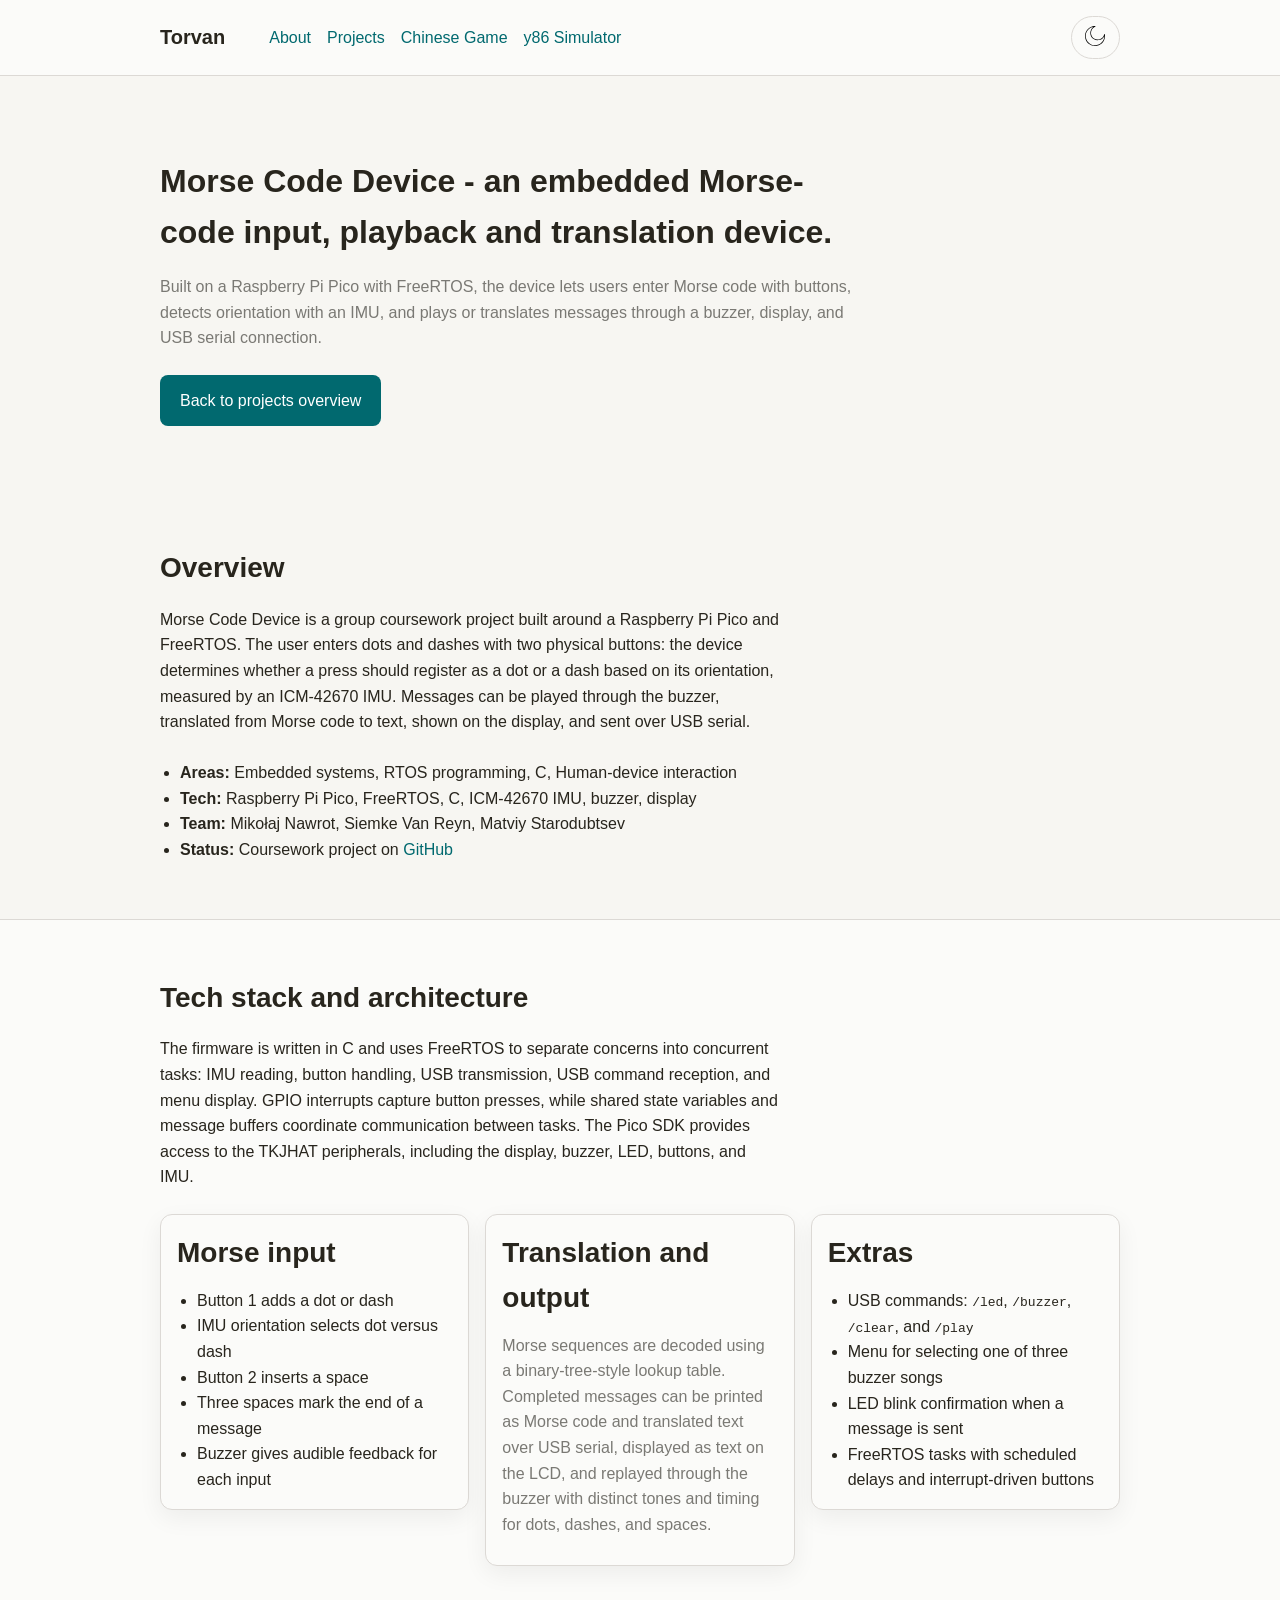
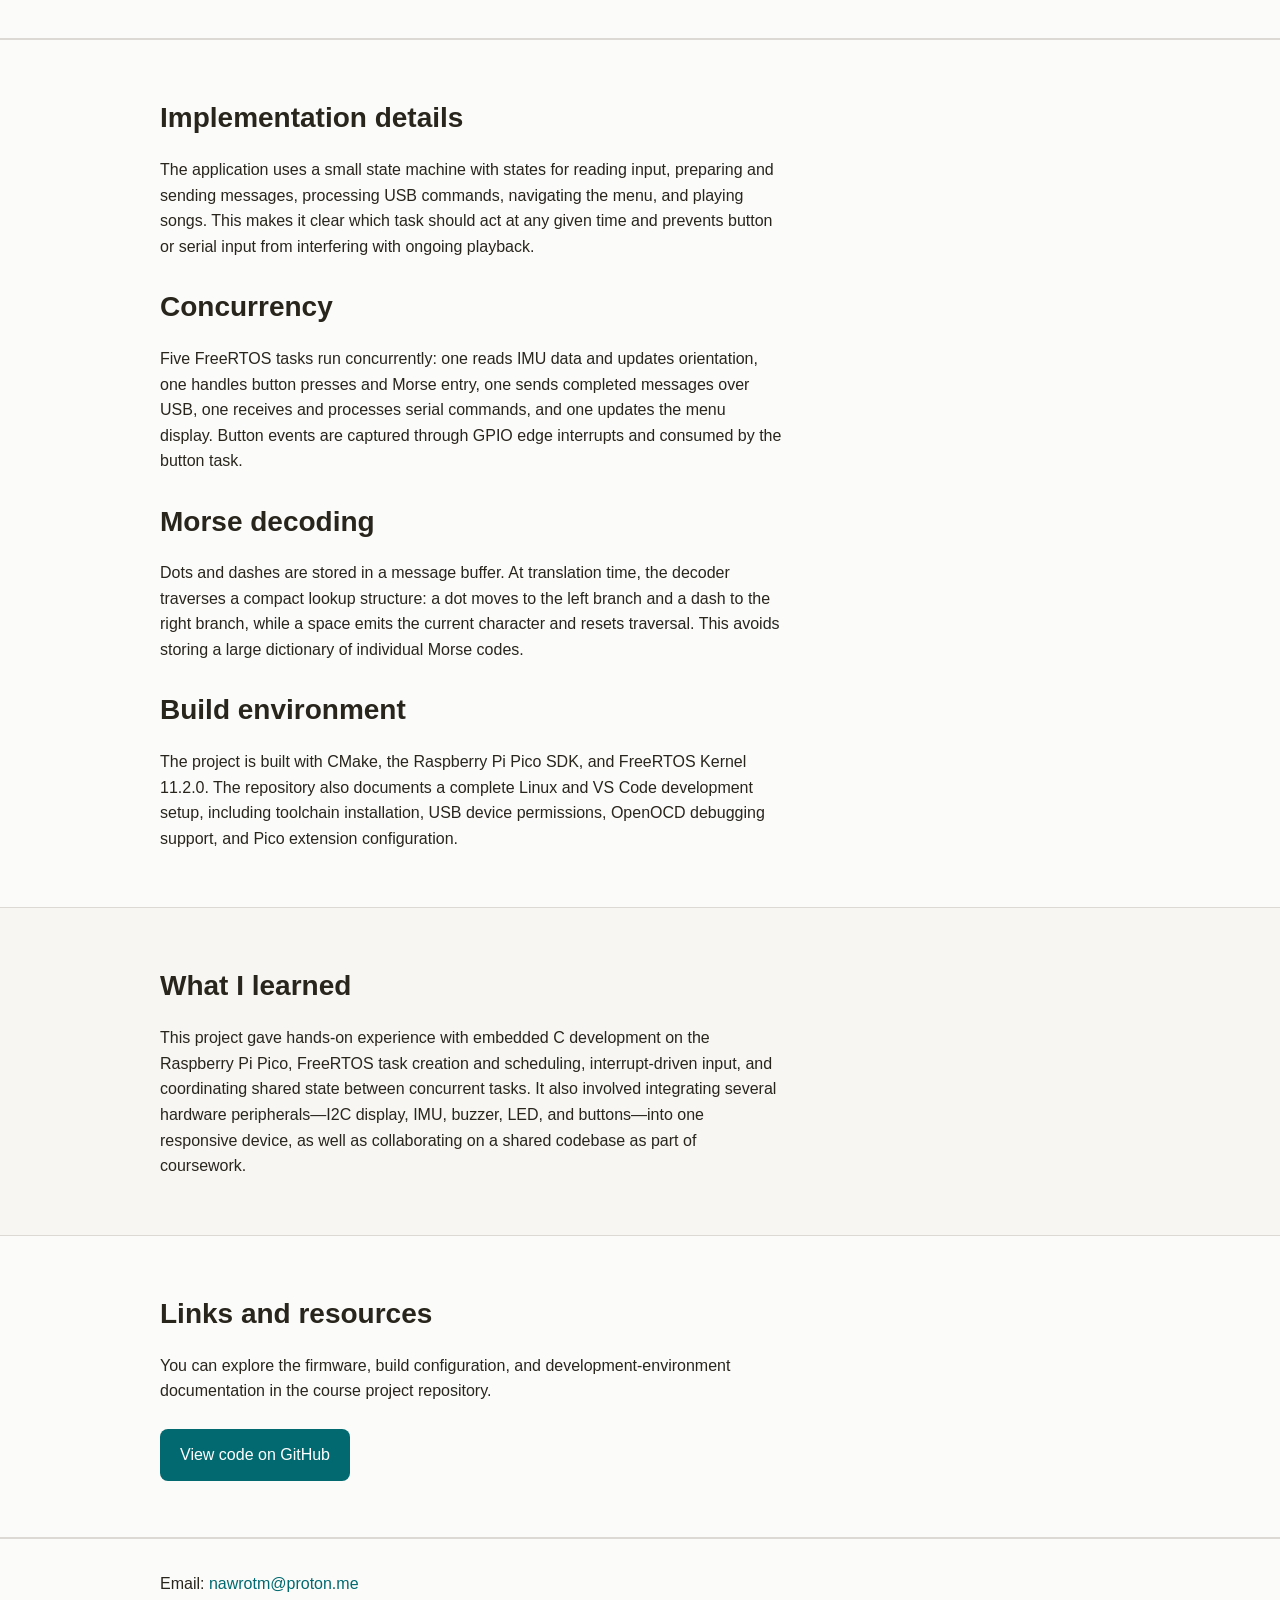
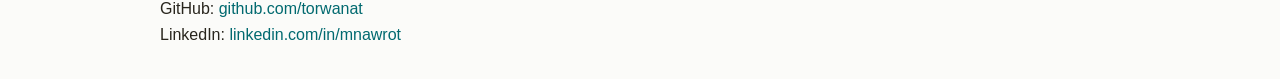
<file: projects/morse-code-device/index.html>
<!DOCTYPE html>
<html lang="en">

<head>
    <script>
        (function () {
            try {
                const savedTheme = localStorage.getItem('theme');
                const systemDark = window.matchMedia('(prefers-color-scheme: dark)').matches;
                const theme = savedTheme || (systemDark ? 'dark' : 'light');
                document.documentElement.setAttribute('data-theme', theme);
            } catch (e) {
                // if localStorage isn't available, just fall back to system preference
            }
        })();
    </script>
    <meta charset="UTF-8">
    <meta name="viewport" content="width=device-width, initial-scale=1.0">
    <link rel="icon" href="/assets/icon.svg" type="image/x-icon" />
    <title>Torvan | Morse Code Device</title>
    <link rel="stylesheet" href="/style/main.css" />
    <script src="/scripts/script.js" defer></script>
</head>

<body>
    <header class="site-header">
        <div class="container">
            <nav class="nav">
                <div class="nav-left">
                    <h1 class="logo">
                        <a href="/" class="plain-link"> Torvan </a>
                    </h1>
                    <ul class="nav-links">
                        <li><a href="/">About</a></li>
                        <li><a href="/projects/">Projects</a></li>
                        <li><a href="https://chinese.torvan.eu" target="_blank" rel="noopener noreferrer">Chinese
                                Game</a></li>
                        <li><a href="https://y86.torvan.eu" target="_blank" rel="noopener noreferrer">y86 Simulator</a>
                        </li>
                    </ul>
                </div>

                <div class="nav-actions">
                    <button id="theme-toggle" class="theme-toggle" aria-label="Toggle color theme">
                        <img src="/assets/dark-mode.svg" alt="Dark mode" id="theme-icon" width="20px" height="20px" />
                    </button>
                </div>
            </nav>
        </div>
    </header>

    <main>
        <section class="hero">
            <div class="container">
                <h2>Morse Code Device - an embedded Morse-code input, playback and translation device.</h2>
                <p class="hero-text">
                    Built on a Raspberry Pi Pico with FreeRTOS, the device lets users enter Morse code with buttons,
                    detects orientation with an IMU, and plays or translates messages through a buzzer, display, and
                    USB serial connection.
                </p>
                <a href="/projects/" class="button">Back to projects overview</a>
            </div>
        </section>

        <section class="section">
            <div class="container">
                <h2>Overview</h2>
                <p>
                    Morse Code Device is a group coursework project built around a Raspberry Pi Pico and FreeRTOS. The
                    user enters dots and dashes with two physical buttons: the device determines whether a press should
                    register as a dot or a dash based on its orientation, measured by an ICM-42670 IMU. Messages can be
                    played through the buzzer, translated from Morse code to text, shown on the display, and sent over
                    USB serial.
                </p>
                <br>
                <ul>
                    <li><strong>Areas:</strong> Embedded systems, RTOS programming, C, Human-device interaction</li>
                    <li><strong>Tech:</strong> Raspberry Pi Pico, FreeRTOS, C, ICM-42670 IMU, buzzer, display</li>
                    <li><strong>Team:</strong> Mikołaj Nawrot, Siemke Van Reyn, Matviy Starodubtsev</li>
                    <li><strong>Status:</strong> Coursework project on <a
                            href="https://github.com/MatStar15/computer-systems-project" target="_blank"
                            rel="noopener noreferrer">GitHub</a></li>
                </ul>
            </div>
        </section>

        <section class="section alt">
            <div class="container">
                <h2>Tech stack and architecture</h2>
                <p>
                    The firmware is written in C and uses FreeRTOS to separate concerns into concurrent tasks: IMU
                    reading, button handling, USB transmission, USB command reception, and menu display. GPIO interrupts
                    capture button presses, while shared state variables and message buffers coordinate communication
                    between tasks. The Pico SDK provides access to the TKJHAT peripherals, including the display,
                    buzzer, LED, buttons, and IMU.
                </p>

                <div class="projects-grid">
                    <div class="card">
                        <h3>Morse input</h3>
                        <ul>
                            <li>Button 1 adds a dot or dash</li>
                            <li>IMU orientation selects dot versus dash</li>
                            <li>Button 2 inserts a space</li>
                            <li>Three spaces mark the end of a message</li>
                            <li>Buzzer gives audible feedback for each input</li>
                        </ul>
                    </div>
                    <div class="card">
                        <h3>Translation and output</h3>
                        <p>
                            Morse sequences are decoded using a binary-tree-style lookup table. Completed messages can be
                            printed as Morse code and translated text over USB serial, displayed as text on the LCD, and
                            replayed through the buzzer with distinct tones and timing for dots, dashes, and spaces.
                        </p>
                    </div>
                    <div class="card">
                        <h3>Extras</h3>
                        <ul>
                            <li>USB commands: <code>/led</code>, <code>/buzzer</code>, <code>/clear</code>, and <code>/play</code></li>
                            <li>Menu for selecting one of three buzzer songs</li>
                            <li>LED blink confirmation when a message is sent</li>
                            <li>FreeRTOS tasks with scheduled delays and interrupt-driven buttons</li>
                        </ul>
                    </div>
                </div>
            </div>
        </section>

        <section class="section alt">
            <div class="container">
                <h2>Implementation details</h2>
                <p>
                    The application uses a small state machine with states for reading input, preparing and sending
                    messages, processing USB commands, navigating the menu, and playing songs. This makes it clear which
                    task should act at any given time and prevents button or serial input from interfering with ongoing
                    playback.
                </p>

                <br>
                <div>
                    <h3>Concurrency</h3>
                    <p>
                        Five FreeRTOS tasks run concurrently: one reads IMU data and updates orientation, one handles
                        button presses and Morse entry, one sends completed messages over USB, one receives and processes
                        serial commands, and one updates the menu display. Button events are captured through GPIO edge
                        interrupts and consumed by the button task.
                    </p>
                </div>

                <br>

                <div>
                    <h3>Morse decoding</h3>
                    <p>
                        Dots and dashes are stored in a message buffer. At translation time, the decoder traverses a
                        compact lookup structure: a dot moves to the left branch and a dash to the right branch, while a
                        space emits the current character and resets traversal. This avoids storing a large dictionary of
                        individual Morse codes.
                    </p>
                </div>

                <br>

                <div>
                    <h3>Build environment</h3>
                    <p>
                        The project is built with CMake, the Raspberry Pi Pico SDK, and FreeRTOS Kernel 11.2.0. The
                        repository also documents a complete Linux and VS Code development setup, including toolchain
                        installation, USB device permissions, OpenOCD debugging support, and Pico extension configuration.
                    </p>
                </div>
            </div>
        </section>

        <section class="section">
            <div class="container">
                <h2>What I learned</h2>
                <p>
                    This project gave hands-on experience with embedded C development on the Raspberry Pi Pico, FreeRTOS
                    task creation and scheduling, interrupt-driven input, and coordinating shared state between
                    concurrent tasks. It also involved integrating several hardware peripherals—I2C display, IMU, buzzer,
                    LED, and buttons—into one responsive device, as well as collaborating on a shared codebase as part of
                    coursework.
                </p>
            </div>
        </section>

        <!-- Links -->
        <section class="section alt">
            <div class="container">
                <h2>Links and resources</h2>
                <p>
                    You can explore the firmware, build configuration, and development-environment documentation in the
                    course project repository.
                </p>
                <br>
                <a href="https://github.com/MatStar15/computer-systems-project" class="button" target="_blank"
                    rel="noopener noreferrer">
                    View code on GitHub
                </a>
            </div>
        </section>
    </main>

    <footer class="site-footer">
        <div class="container">
            <p>Email: <a href="mailto:nawrotm@proton.me">nawrotm@proton.me</a></p>
            <p>
                GitHub: <a href="https://github.com/torwanat" target="_blank" rel="noopener noreferrer">
                    github.com/torwanat
                </a>
            </p>
            <p>
                LinkedIn: <a href="https://linkedin.com/in/mnawrot" target="_blank" rel="noopener noreferrer">
                    linkedin.com/in/mnawrot
                </a>
            </p>
        </div>
    </footer>
</body>

</html>
</file>
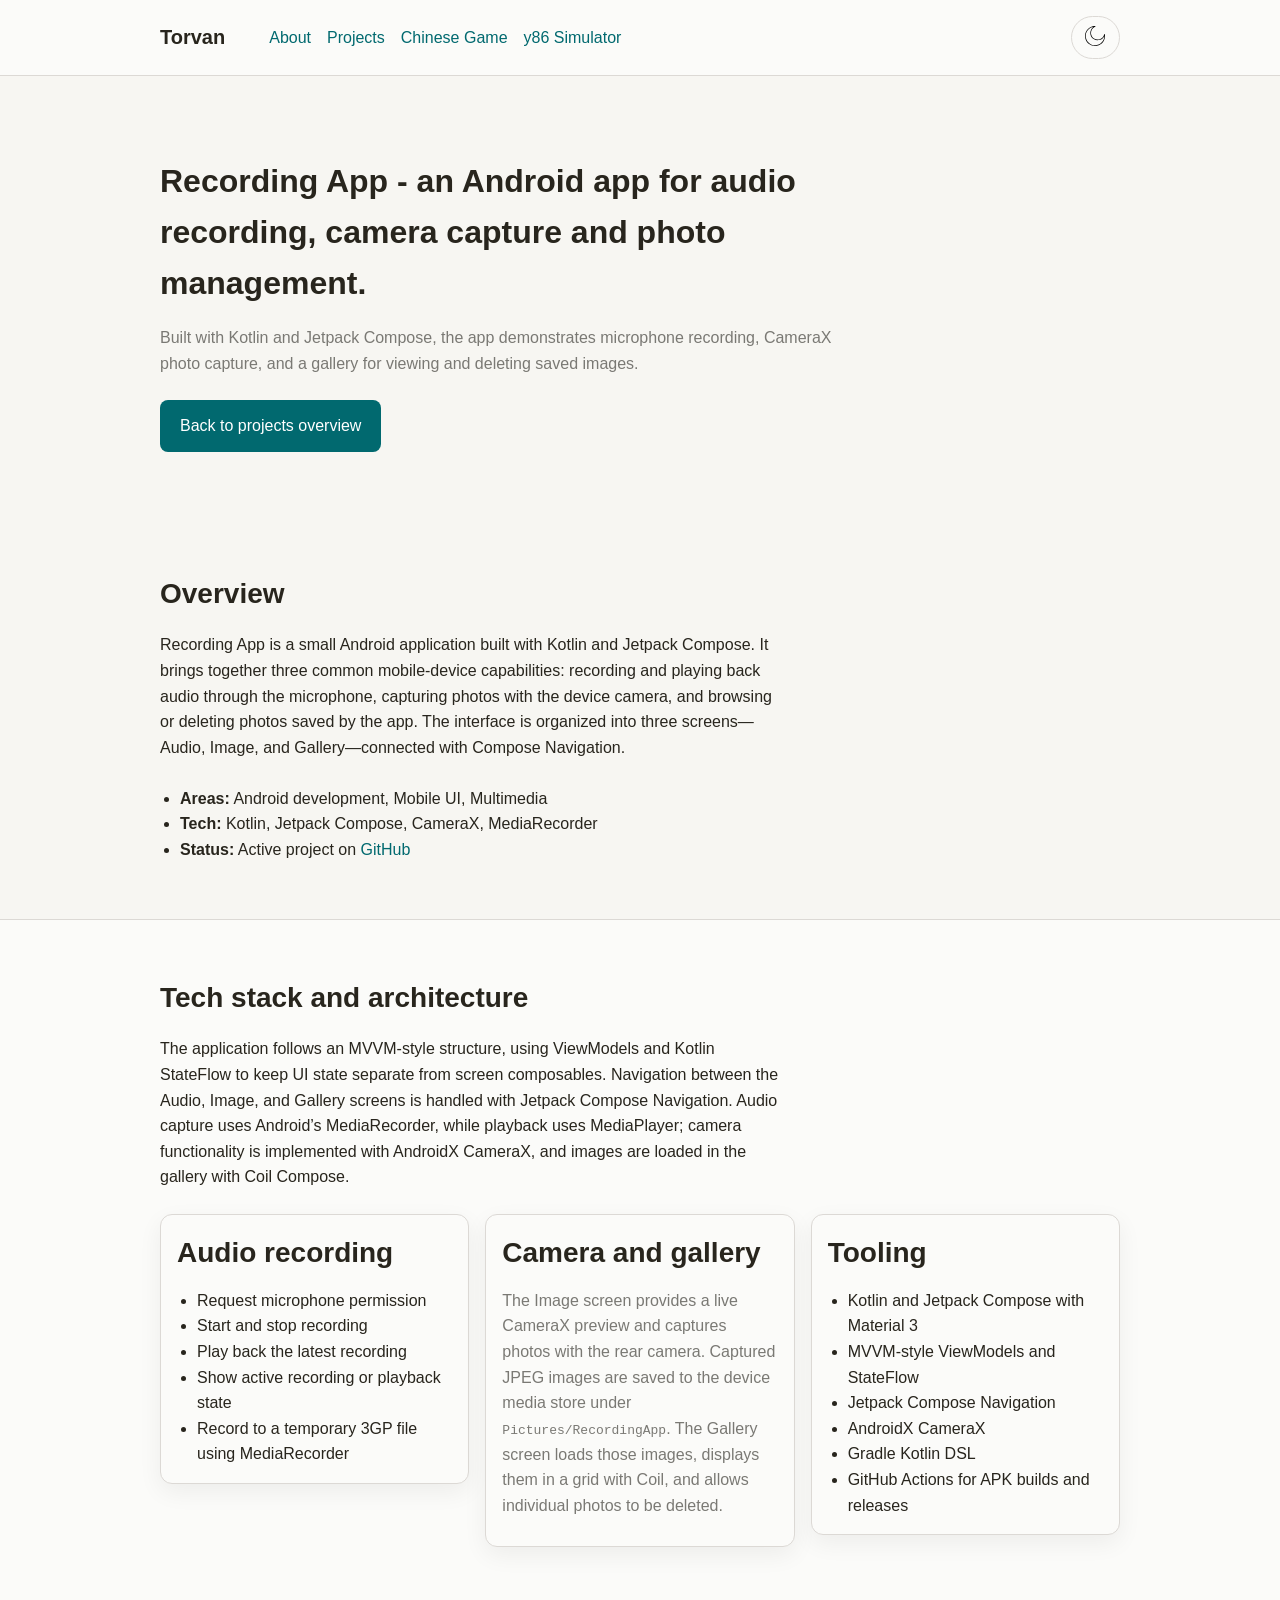
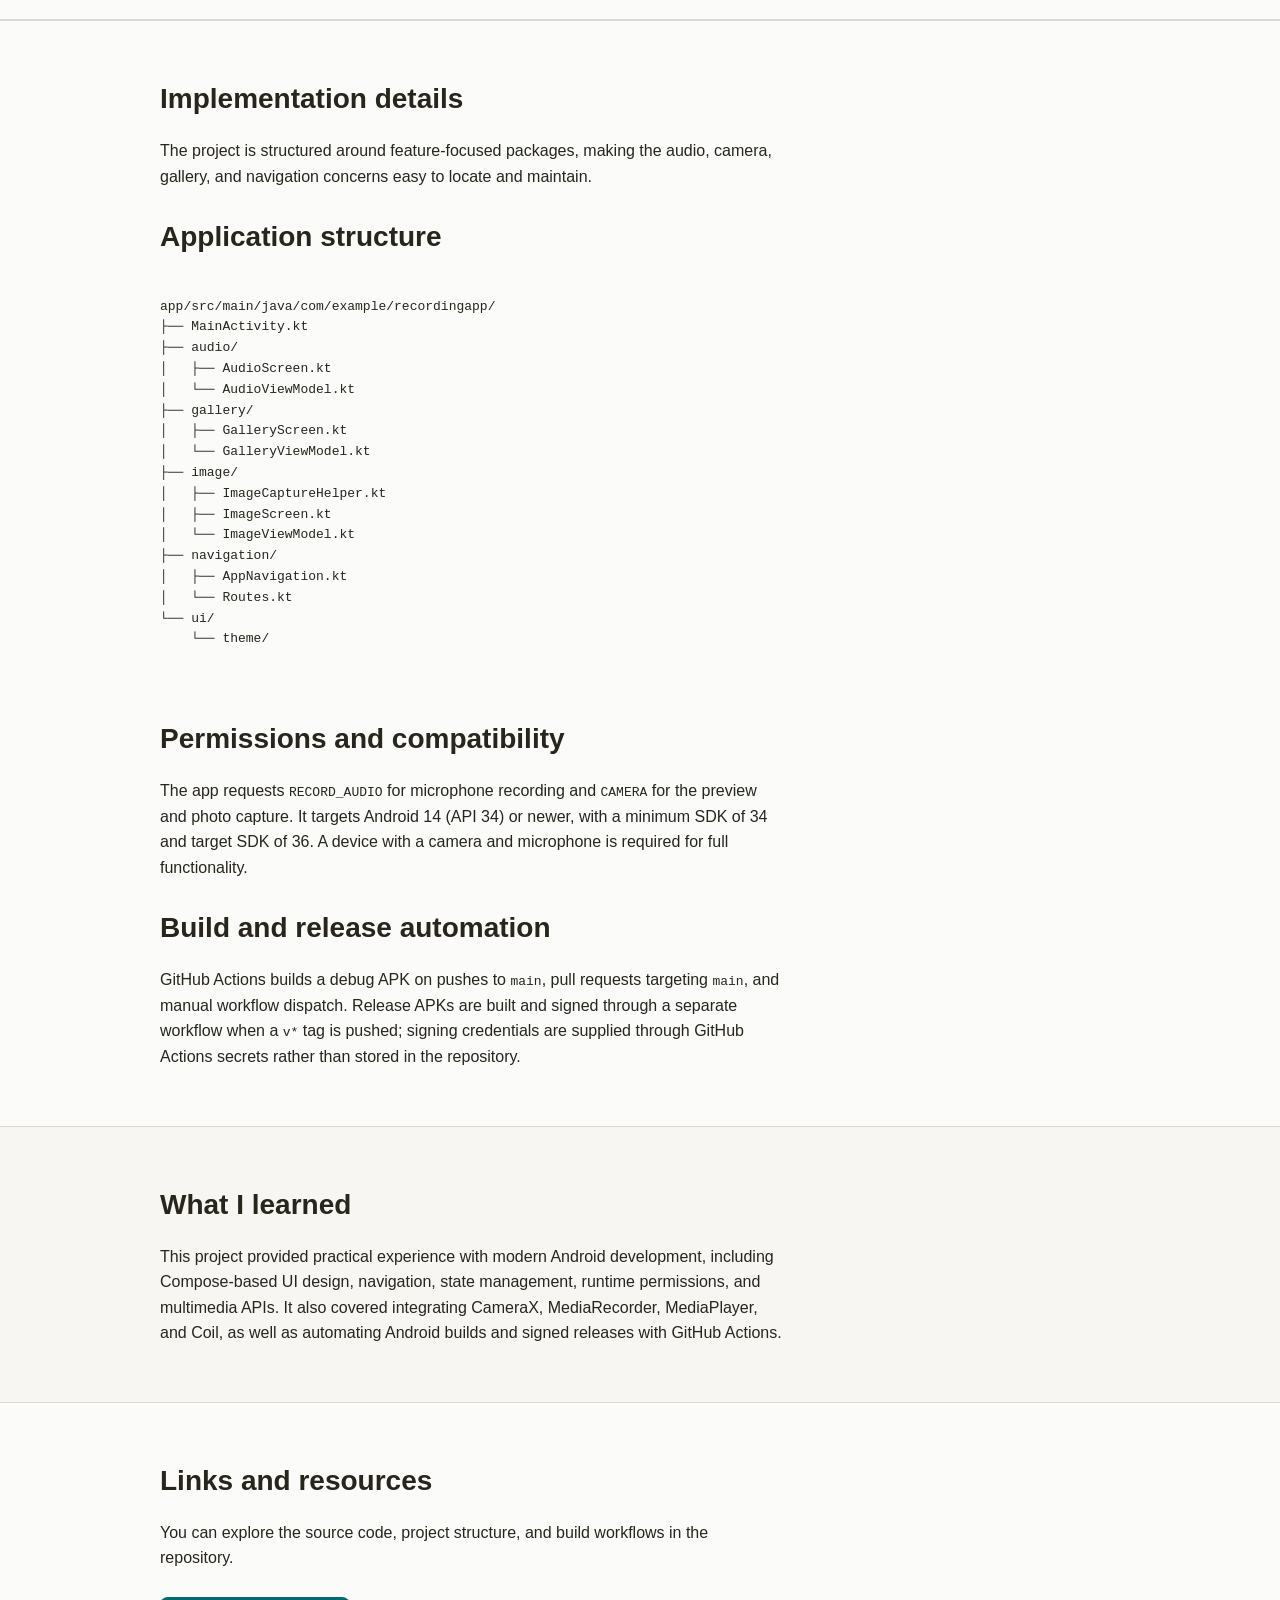
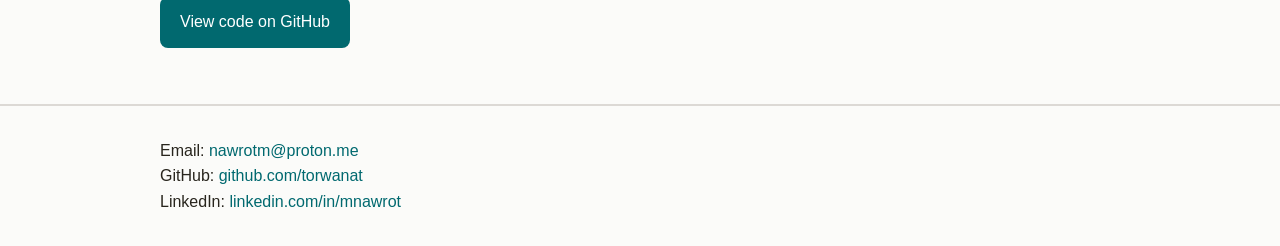
<file: projects/recording-app/index.html>
<!DOCTYPE html>
<html lang="en">

<head>
    <script>
        (function () {
            try {
                const savedTheme = localStorage.getItem('theme');
                const systemDark = window.matchMedia('(prefers-color-scheme: dark)').matches;
                const theme = savedTheme || (systemDark ? 'dark' : 'light');
                document.documentElement.setAttribute('data-theme', theme);
            } catch (e) {
                // if localStorage isn't available, just fall back to system preference
            }
        })();
    </script>
    <meta charset="UTF-8">
    <meta name="viewport" content="width=device-width, initial-scale=1.0">
    <link rel="icon" href="/assets/icon.svg" type="image/x-icon" />
    <title>Torvan | Recording App</title>
    <link rel="stylesheet" href="/style/main.css" />
    <script src="/scripts/script.js" defer></script>
</head>

<body>
    <header class="site-header">
        <div class="container">
            <nav class="nav">
                <div class="nav-left">
                    <h1 class="logo">
                        <a href="/" class="plain-link"> Torvan </a>
                    </h1>
                    <ul class="nav-links">
                        <li><a href="/">About</a></li>
                        <li><a href="/projects/">Projects</a></li>
                        <li><a href="https://chinese.torvan.eu" target="_blank" rel="noopener noreferrer">Chinese
                                Game</a></li>
                        <li><a href="https://y86.torvan.eu" target="_blank" rel="noopener noreferrer">y86 Simulator</a>
                        </li>
                    </ul>
                </div>

                <div class="nav-actions">
                    <button id="theme-toggle" class="theme-toggle" aria-label="Toggle color theme">
                        <img src="/assets/dark-mode.svg" alt="Dark mode" id="theme-icon" width="20px" height="20px" />
                    </button>
                </div>
            </nav>
        </div>
    </header>

    <main>
        <section class="hero">
            <div class="container">
                <h2>Recording App - an Android app for audio recording, camera capture and photo management.</h2>
                <p class="hero-text">
                    Built with Kotlin and Jetpack Compose, the app demonstrates microphone recording, CameraX photo
                    capture, and a gallery for viewing and deleting saved images.
                </p>
                <a href="/projects/" class="button">Back to projects overview</a>
            </div>
        </section>

        <section class="section">
            <div class="container">
                <h2>Overview</h2>
                <p>
                    Recording App is a small Android application built with Kotlin and Jetpack Compose. It brings
                    together three common mobile-device capabilities: recording and playing back audio through the
                    microphone, capturing photos with the device camera, and browsing or deleting photos saved by the
                    app. The interface is organized into three screens—Audio, Image, and Gallery—connected with Compose
                    Navigation.
                </p>
                <br>
                <ul>
                    <li><strong>Areas:</strong> Android development, Mobile UI, Multimedia</li>
                    <li><strong>Tech:</strong> Kotlin, Jetpack Compose, CameraX, MediaRecorder</li>
                    <li><strong>Status:</strong> Active project on <a
                            href="https://github.com/torwanat/recording-app" target="_blank"
                            rel="noopener noreferrer">GitHub</a></li>
                </ul>
            </div>
        </section>

        <section class="section alt">
            <div class="container">
                <h2>Tech stack and architecture</h2>
                <p>
                    The application follows an MVVM-style structure, using ViewModels and Kotlin StateFlow to keep UI
                    state separate from screen composables. Navigation between the Audio, Image, and Gallery screens is
                    handled with Jetpack Compose Navigation. Audio capture uses Android’s MediaRecorder, while playback
                    uses MediaPlayer; camera functionality is implemented with AndroidX CameraX, and images are loaded
                    in the gallery with Coil Compose.
                </p>

                <div class="projects-grid">
                    <div class="card">
                        <h3>Audio recording</h3>
                        <ul>
                            <li>Request microphone permission</li>
                            <li>Start and stop recording</li>
                            <li>Play back the latest recording</li>
                            <li>Show active recording or playback state</li>
                            <li>Record to a temporary 3GP file using MediaRecorder</li>
                        </ul>
                    </div>
                    <div class="card">
                        <h3>Camera and gallery</h3>
                        <p>
                            The Image screen provides a live CameraX preview and captures photos with the rear camera.
                            Captured JPEG images are saved to the device media store under
                            <code>Pictures/RecordingApp</code>. The Gallery screen loads those images, displays them in
                            a grid with Coil, and allows individual photos to be deleted.
                        </p>
                    </div>
                    <div class="card">
                        <h3>Tooling</h3>
                        <ul>
                            <li>Kotlin and Jetpack Compose with Material 3</li>
                            <li>MVVM-style ViewModels and StateFlow</li>
                            <li>Jetpack Compose Navigation</li>
                            <li>AndroidX CameraX</li>
                            <li>Gradle Kotlin DSL</li>
                            <li>GitHub Actions for APK builds and releases</li>
                        </ul>
                    </div>
                </div>
            </div>
        </section>

        <section class="section alt">
            <div class="container">
                <h2>Implementation details</h2>
                <p>
                    The project is structured around feature-focused packages, making the audio, camera, gallery, and
                    navigation concerns easy to locate and maintain.
                </p>

                <br>
                <div>
                    <h3>Application structure</h3>
                    <pre>
                        <code>
app/src/main/java/com/example/recordingapp/
├── MainActivity.kt
├── audio/
│   ├── AudioScreen.kt
│   └── AudioViewModel.kt
├── gallery/
│   ├── GalleryScreen.kt
│   └── GalleryViewModel.kt
├── image/
│   ├── ImageCaptureHelper.kt
│   ├── ImageScreen.kt
│   └── ImageViewModel.kt
├── navigation/
│   ├── AppNavigation.kt
│   └── Routes.kt
└── ui/
    └── theme/
                        </code>
                    </pre>
                </div>

                <br>

                <div>
                    <h3>Permissions and compatibility</h3>
                    <p>
                        The app requests <code>RECORD_AUDIO</code> for microphone recording and <code>CAMERA</code> for
                        the preview and photo capture. It targets Android 14 (API 34) or newer, with a minimum SDK of
                        34 and target SDK of 36. A device with a camera and microphone is required for full
                        functionality.
                    </p>
                </div>

                <br>

                <div>
                    <h3>Build and release automation</h3>
                    <p>
                        GitHub Actions builds a debug APK on pushes to <code>main</code>, pull requests targeting
                        <code>main</code>, and manual workflow dispatch. Release APKs are built and signed through a
                        separate workflow when a <code>v*</code> tag is pushed; signing credentials are supplied through
                        GitHub Actions secrets rather than stored in the repository.
                    </p>
                </div>
            </div>
        </section>

        <section class="section">
            <div class="container">
                <h2>What I learned</h2>
                <p>
                    This project provided practical experience with modern Android development, including Compose-based
                    UI design, navigation, state management, runtime permissions, and multimedia APIs. It also covered
                    integrating CameraX, MediaRecorder, MediaPlayer, and Coil, as well as automating Android builds and
                    signed releases with GitHub Actions.
                </p>
            </div>
        </section>

        <!-- Links -->
        <section class="section alt">
            <div class="container">
                <h2>Links and resources</h2>
                <p>
                    You can explore the source code, project structure, and build workflows in the repository.
                </p>
                <br>
                <a href="https://github.com/torwanat/recording-app" class="button" target="_blank"
                    rel="noopener noreferrer">
                    View code on GitHub
                </a>
            </div>
        </section>
    </main>

    <footer class="site-footer">
        <div class="container">
            <p>Email: <a href="mailto:nawrotm@proton.me">nawrotm@proton.me</a></p>
            <p>
                GitHub: <a href="https://github.com/torwanat" target="_blank" rel="noopener noreferrer">
                    github.com/torwanat
                </a>
            </p>
            <p>
                LinkedIn: <a href="https://linkedin.com/in/mnawrot" target="_blank" rel="noopener noreferrer">
                    linkedin.com/in/mnawrot
                </a>
            </p>
        </div>
    </footer>
</body>

</html>
</file>
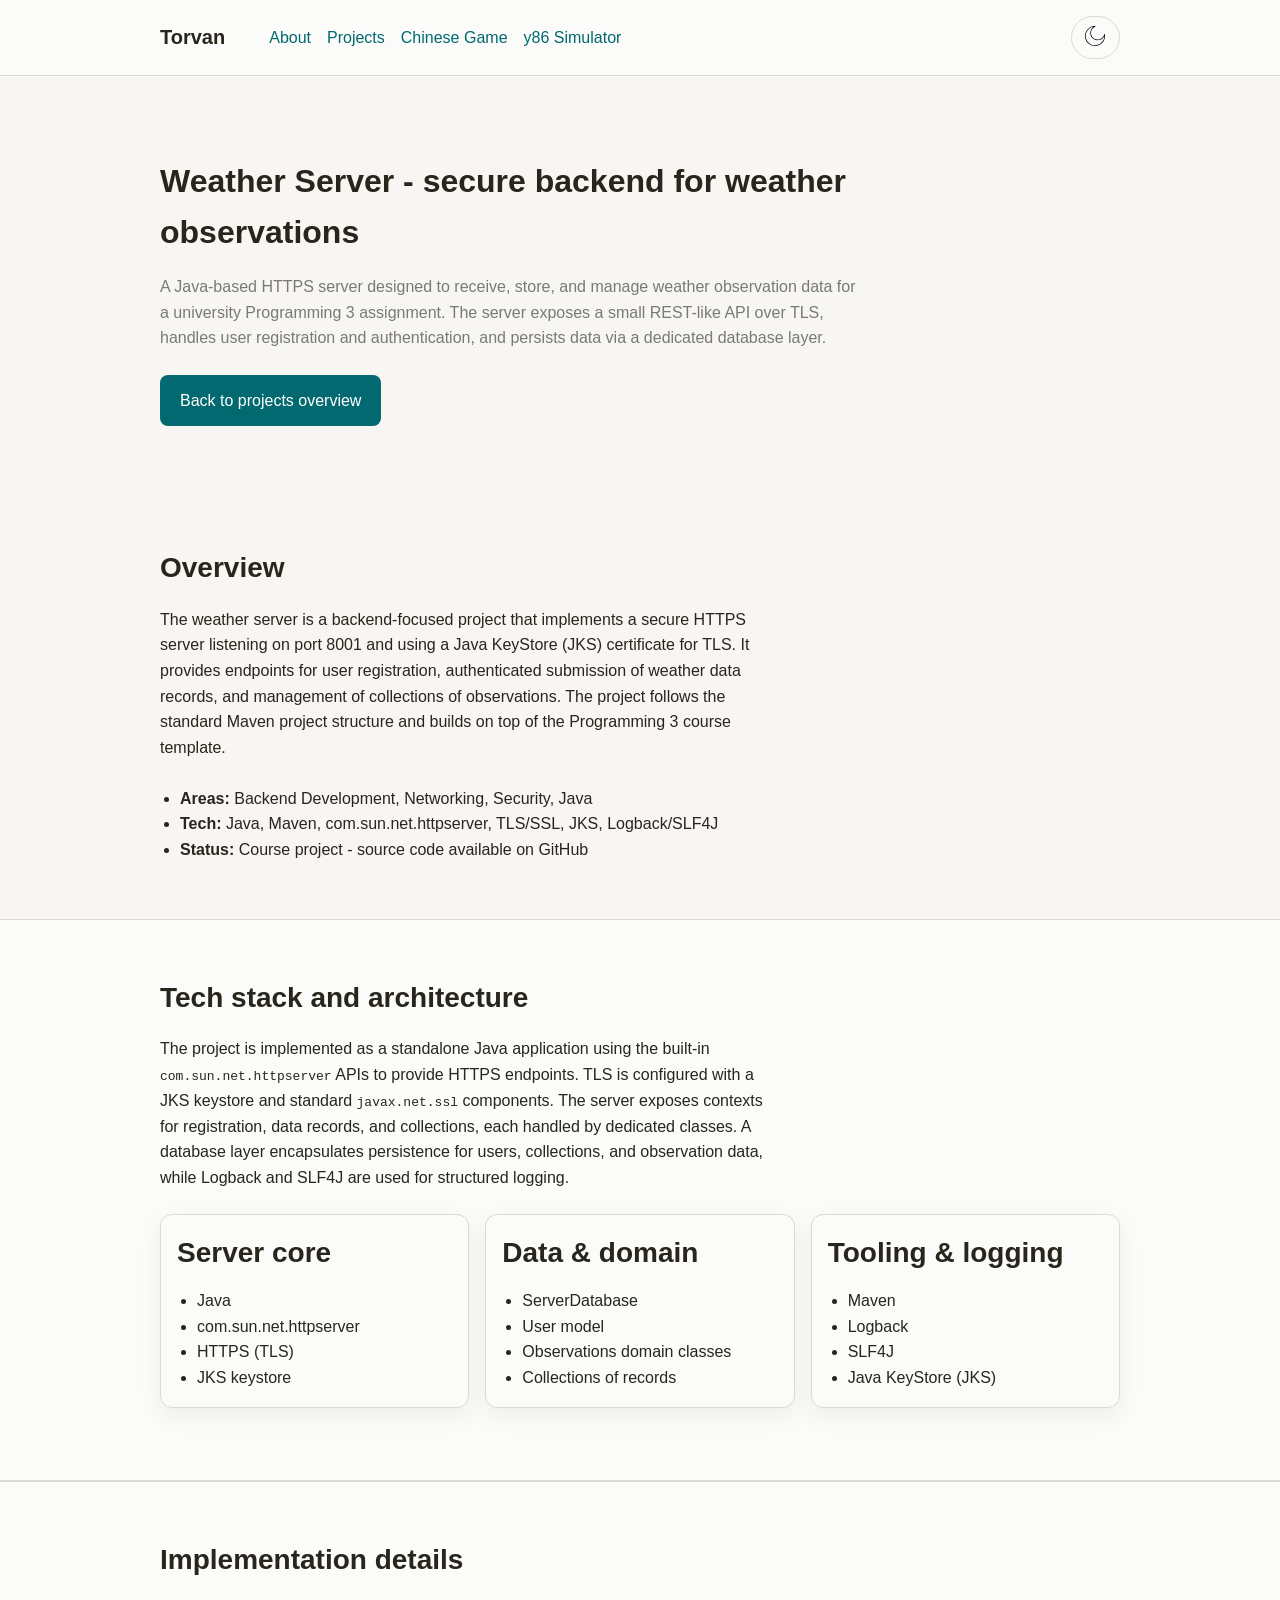
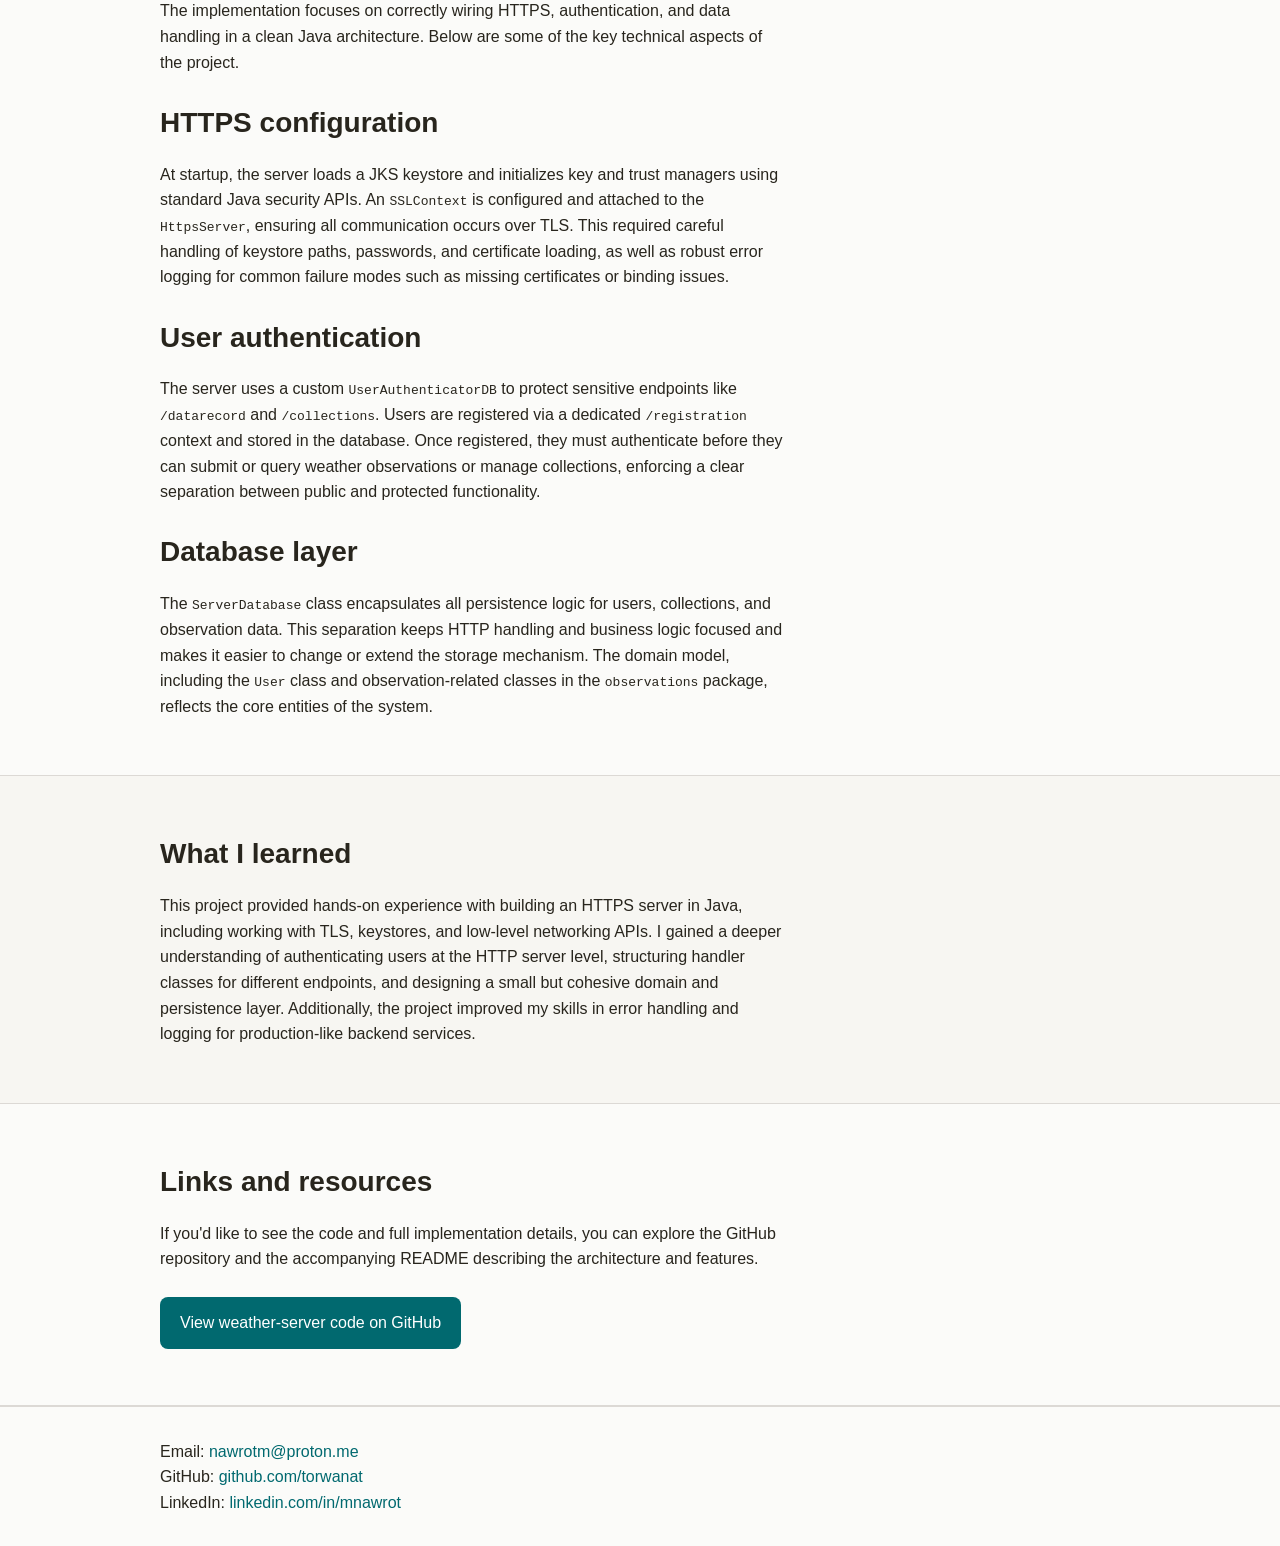
<file: projects/weather-server/index.html>
<!DOCTYPE html>
<html lang="en">

<head>
    <script>
        (function () {
            try {
                const savedTheme = localStorage.getItem('theme');
                const systemDark = window.matchMedia('(prefers-color-scheme: dark)').matches;
                const theme = savedTheme || (systemDark ? 'dark' : 'light');
                document.documentElement.setAttribute('data-theme', theme);
            } catch (e) {
                // if localStorage isn't available, just fall back to system preference
            }
        })();
    </script>
    <meta charset="UTF-8">
    <meta name="viewport" content="width=device-width, initial-scale=1.0">
    <link rel="icon" href="/assets/icon.svg" type="image/x-icon" />
    <title>Torvan | Weather Server</title>
    <link rel="stylesheet" href="/style/main.css" />
    <script src="/scripts/script.js" defer></script>
</head>

<body>
    <header class="site-header">
        <div class="container">
            <nav class="nav">
                <div class="nav-left">
                    <h1 class="logo">
                       <a href="/" class="plain-link"> Torvan </a>
                    </h1>
                    <ul class="nav-links">
                        <li><a href="/">About</a></li>
                        <li><a href="/projects/">Projects</a></li>
                        <li><a href="https://chinese.torvan.eu" target="_blank" rel="noopener noreferrer">Chinese
                                Game</a></li>
                        <li><a href="https://y86.torvan.eu" target="_blank" rel="noopener noreferrer">y86 Simulator</a>
                        </li>
                    </ul>
                </div>

                <div class="nav-actions">
                    <button id="theme-toggle" class="theme-toggle" aria-label="Toggle color theme">
                        <img src="/assets/dark-mode.svg" alt="Dark mode" id="theme-icon" width="20px" height="20px" />
                    </button>
                </div>
            </nav>
        </div>
    </header>

    <main>
        <section class="hero">
            <div class="container">
                <h2>Weather Server - secure backend for weather observations</h2>
                <p class="hero-text">
                    A Java-based HTTPS server designed to receive, store, and manage weather observation data for a
                    university Programming 3 assignment. The server exposes a small REST-like API over TLS, handles user
                    registration and authentication, and persists data via a dedicated database layer.
                </p>
                <a href="/projects/" class="button">Back to projects overview</a>
            </div>
        </section>

        <section class="section">
            <div class="container">
                <h2>Overview</h2>
                <p>
                    The weather server is a backend-focused project that implements a secure HTTPS server listening on
                    port 8001 and using a Java KeyStore (JKS) certificate for TLS. It provides endpoints for
                    user registration, authenticated submission of weather data records, and management of collections
                    of observations. The project follows the standard Maven project structure and builds on top of the
                    Programming 3 course template.
                </p>
                <br>
                <ul>
                    <li><strong>Areas:</strong> Backend Development, Networking, Security, Java</li>
                    <li><strong>Tech:</strong> Java, Maven, com.sun.net.httpserver, TLS/SSL, JKS, Logback/SLF4J</li>
                    <li><strong>Status:</strong> Course project - source code available on GitHub</li>
                </ul>
            </div>
        </section>

        <section class="section alt">
            <div class="container">
                <h2>Tech stack and architecture</h2>
                <p>
                    The project is implemented as a standalone Java application using the built-in
                    <code>com.sun.net.httpserver</code> APIs to provide HTTPS endpoints. TLS is configured with a
                    JKS keystore and standard <code>javax.net.ssl</code> components. The server exposes contexts for
                    registration, data records, and collections, each handled by dedicated classes. A database layer
                    encapsulates persistence for users, collections, and observation data, while Logback and SLF4J are
                    used for structured logging.
                </p>

                <div class="projects-grid">
                    <div class="card">
                        <h3>Server core</h3>
                        <ul>
                            <li>Java</li>
                            <li>com.sun.net.httpserver</li>
                            <li>HTTPS (TLS)</li>
                            <li>JKS keystore</li>
                        </ul>
                    </div>
                    <div class="card">
                        <h3>Data & domain</h3>
                        <ul>
                            <li>ServerDatabase</li>
                            <li>User model</li>
                            <li>Observations domain classes</li>
                            <li>Collections of records</li>
                        </ul>
                    </div>
                    <div class="card">
                        <h3>Tooling & logging</h3>
                        <ul>
                            <li>Maven</li>
                            <li>Logback</li>
                            <li>SLF4J</li>
                            <li>Java KeyStore (JKS)</li>
                        </ul>
                    </div>
                </div>
            </div>
        </section>

        <section class="section alt">
            <div class="container">
                <h2>Implementation details</h2>
                <p>
                    The implementation focuses on correctly wiring HTTPS, authentication, and data handling in a clean
                    Java architecture. Below are some of the key technical aspects of the project.
                </p>

                <br>
                <div>
                    <h3>HTTPS configuration</h3>
                    <p>
                        At startup, the server loads a JKS keystore and initializes key and trust managers using standard
                        Java security APIs. An <code>SSLContext</code> is configured and attached to the
                        <code>HttpsServer</code>, ensuring all communication occurs over TLS. This required careful
                        handling of keystore paths, passwords, and certificate loading, as well as robust error logging
                        for common failure modes such as missing certificates or binding issues.
                    </p>
                </div>
                <br>
                <div>
                    <h3>User authentication</h3>
                    <p>
                        The server uses a custom <code>UserAuthenticatorDB</code> to protect sensitive endpoints like
                        <code>/datarecord</code> and <code>/collections</code>. Users are registered via a
                        dedicated <code>/registration</code> context and stored in the database. Once registered, they
                        must authenticate before they can submit or query weather observations or manage collections,
                        enforcing a clear separation between public and protected functionality.
                    </p>
                </div>

                <br>

                <div>
                    <h3>Database layer</h3>
                    <p>
                        The <code>ServerDatabase</code> class encapsulates all persistence logic for users, collections,
                        and observation data. This separation keeps HTTP handling and business logic focused and
                        makes it easier to change or extend the storage mechanism. The domain model, including the
                        <code>User</code> class and observation-related classes in the <code>observations</code> package,
                        reflects the core entities of the system.
                    </p>
                </div>
            </div>
        </section>

        <section class="section">
            <div class="container">
                <h2>What I learned</h2>
                <p>
                    This project provided hands-on experience with building an HTTPS server in Java, including working
                    with TLS, keystores, and low-level networking APIs. I gained a deeper understanding of authenticating
                    users at the HTTP server level, structuring handler classes for different endpoints, and designing a
                    small but cohesive domain and persistence layer. Additionally, the project improved my skills in
                    error handling and logging for production-like backend services.
                </p>
            </div>
        </section>

        <!-- Links -->
        <section class="section alt">
            <div class="container">
                <h2>Links and resources</h2>
                <p>
                    If you'd like to see the code and full implementation details, you can explore the GitHub
                    repository and the accompanying README describing the architecture and features.
                </p>
                <br>
                <a href="https://github.com/torwanat/weather-server" class="button" target="_blank"
                    rel="noopener noreferrer">
                    View weather-server code on GitHub
                </a>
            </div>
        </section>
    </main>

    <footer class="site-footer">
        <div class="container">
            <p>Email: <a href="mailto:nawrotm@proton.me">nawrotm@proton.me</a></p>
            <p>
                GitHub: <a href="https://github.com/torwanat" target="_blank" rel="noopener noreferrer">
                    github.com/torwanat
                </a>
            </p>
            <p>
                LinkedIn: <a href="https://linkedin.com/in/mnawrot" target="_blank" rel="noopener noreferrer">
                    linkedin.com/in/mnawrot
                </a>
            </p>
        </div>
    </footer>
</body>

</html>
</file>
<file: style/main.css>
:root {
    --bg: #f7f6f2;
    --surface: #fbfbf9;
    --text: #28251d;
    --muted: #7a7974;
    --border: #dcd9d5;
    --accent: #01696f;
    --accent-hover: #0c4e54;
    --shadow: 0 8px 24px rgba(0, 0, 0, 0.06);
    --header-offset: 70px;
}

html[data-theme="dark"] {
    --bg: #171614;
    --surface: #1c1b19;
    --text: #cdccca;
    --muted: #a09f9b;
    --border: #393836;
    --accent: #4f98a3;
    --accent-hover: #227f8b;
    --shadow: 0 8px 24px rgba(0, 0, 0, 0.3);
}

* {
    box-sizing: border-box;
    margin: 0;
    padding: 0;
}

html {
    scroll-behavior: smooth;
    scroll-padding-top: var(--header-offset);
}

body {
    font-family: Arial, sans-serif;
    line-height: 1.6;
    color: var(--text);
    background-color: var(--bg);
    transition: background-color 0.25s ease, color 0.25s ease;
}

a {
    color: var(--accent);
    text-decoration: none;
}

a:hover {
    color: var(--accent-hover);
    text-decoration: underline;
}

.plain-link, .plain-link:hover {
    color: inherit;
    text-decoration: none;
    font: inherit;
}

.container {
    width: min(90%, 960px);
    margin: 0 auto;
}

.site-header {
    background: var(--surface);
    border-bottom: 1px solid var(--border);
    position: sticky;
    top: 0;
    z-index: 10;
}

.nav {
    display: flex;
    justify-content: space-between;
    align-items: center;
    gap: 1rem;
    padding: 1rem 0;
}

.nav-left {
    display: flex;
    align-items: center;
    gap: 1.5rem;
}

.logo {
    font-size: 1.25rem;
}

.nav-links {
    list-style: none;
    display: flex;
    gap: 1rem;
}

.nav-actions {
    display: flex;
    align-items: center;
}

.theme-toggle {
    background: var(--surface);
    color: var(--text);
    border: 1px solid var(--border);
    border-radius: 999px;
    padding: 0.55rem 0.85rem;
    cursor: pointer;
    transition: background-color 0.25s ease, color 0.25s ease, border-color 0.25s ease;
}

.theme-toggle:hover {
    border-color: var(--accent);
}

.hero {
    padding: 5rem 0 4rem;
}

.eyebrow {
    color: var(--muted);
    margin-bottom: 0.5rem;
}

.hero h2 {
    font-size: 2rem;
    max-width: 700px;
    margin-bottom: 1rem;
}

.hero-text {
    max-width: 700px;
    margin-bottom: 1.5rem;
    color: var(--muted);
}

.button {
    display: inline-block;
    background: var(--accent);
    color: white;
    padding: 0.8rem 1.25rem;
    border-radius: 8px;
    transition: background-color 0.25s ease;
    margin-right: 1rem;
}

.button:hover {
    background: var(--accent-hover);
    text-decoration: none;
    color: white;
}

.section {
    padding: 3.5rem 0;
}

.alt {
    background: var(--surface);
    border-top: 1px solid var(--border);
    border-bottom: 1px solid var(--border);
}

.section h2,
.section h3 {
    font-size: 1.75rem;
    margin-bottom: 1rem;
}

.section p {
    max-width: 70ch;
}

ul {
    margin-left: 0;
    padding-left: 1.25rem;
}

.projects-grid {
    display: grid;
    grid-template-columns: repeat(3, 1fr);
    gap: 1rem;
    margin-top: 1.5rem;
}

.project-image {
    width: 100%;
    height: auto;
    border-radius: 8px;
}

.project-hero-image {
    width: 70%;
    height: auto;
    border-radius: 8px;
    margin: 1rem;
}

.card {
    background: var(--surface);
    border: 1px solid var(--border);
    border-radius: 12px;
    padding: 1rem;
    box-shadow: var(--shadow);
    height: fit-content;
    margin-bottom: 1rem;
}

.card h3 {
    margin-bottom: 0.75rem;
}

.card p {
    margin-bottom: 0.75rem;
    color: var(--muted);
}

.site-footer {
    padding: 2rem 0;
    border-top: 1px solid var(--border);
    background: var(--surface);
}

@media (max-width: 700px) {
    html {
        --header-offset: 155px !important;
    }

    .nav {
        flex-direction: column;
        align-items: flex-start;
    }

    .nav-left {
        flex-direction: column;
        align-items: flex-start;
        gap: 0.75rem;
    }

    .nav-links {
        flex-wrap: wrap;
    }

    .hero h2 {
        font-size: 1.5rem;
    }

    .projects-grid {
        grid-template-columns: 1fr;
    }
}
</file>
